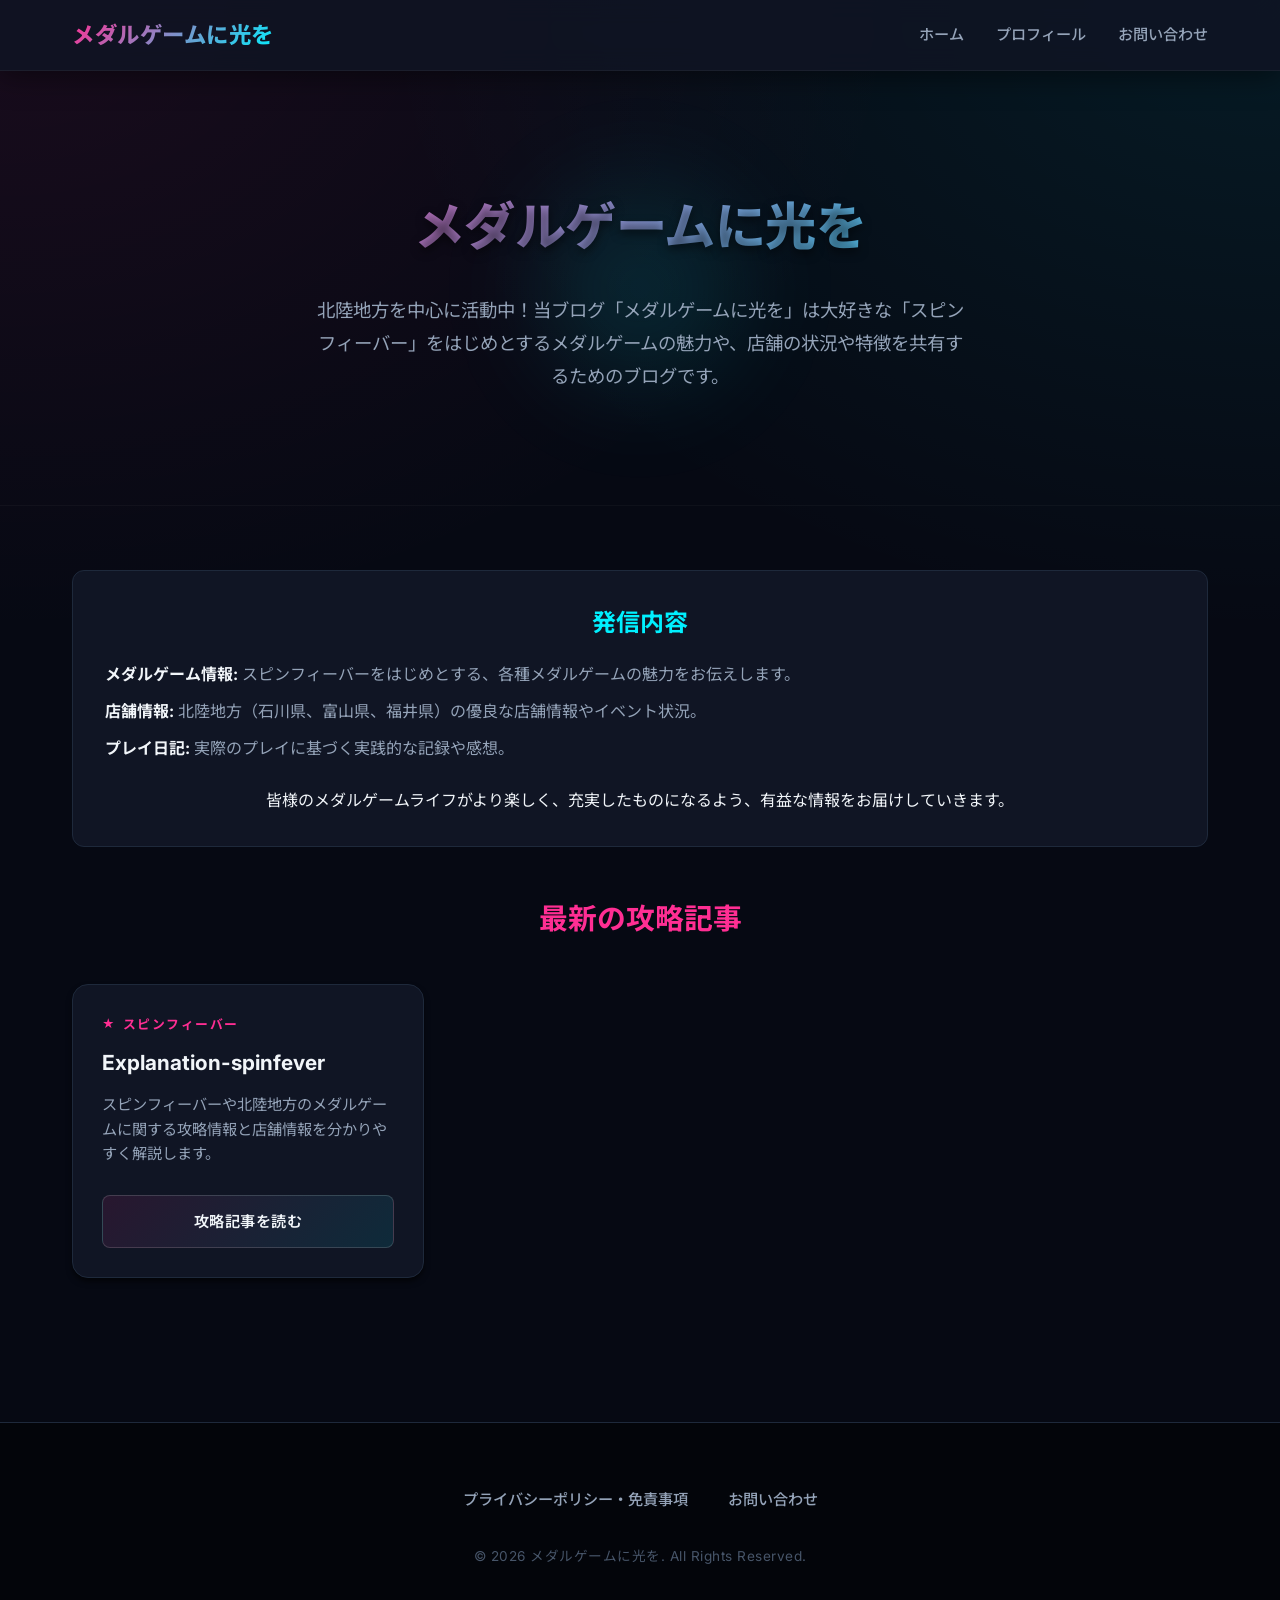
<file: index.html>
<!DOCTYPE html>
<html lang="ja">
<head>
    <meta charset="UTF-8">
    <meta name="viewport" content="width=device-width, initial-scale=1.0">
    <title>ホーム | メダルゲームに光を</title>
    <meta name="description" content="北陸地方を中心に活動するスピンフィーバー大好き管理人が、無駄な投資を避け、効率的にメダルゲームを楽しむための攻略法や店舗情報をお届けします。">
    <link rel="stylesheet" href="assets/css/style.css">
</head>
<body>
    <header>
        <div class="nav-container">
            <a href="index.html" class="logo">
                <span class="neon">メダルゲームに光を</span>
            </a>
            <ul class="nav-links">
                <li><a href="index.html">ホーム</a></li>
                <li><a href="about.html">プロフィール</a></li>
                <li><a href="contact.html">お問い合わせ</a></li>
            </ul>
        </div>
    </header>

    <section class="hero">
        <h1>メダルゲームに光を</h1>
        <p>北陸地方を中心に活動中！当ブログ「メダルゲームに光を」は大好きな「スピンフィーバー」をはじめとするメダルゲームの魅力や、店舗の状況や特徴を共有するためのブログです。</p>
    </section>
    <main class="container">
        <section class="intro-section" style="margin-bottom: 3rem; background: var(--surface-color); padding: 2rem; border-radius: 12px; border: 1px solid var(--border-color);">
            <h2 style="color: var(--accent-blue); margin-bottom: 1rem; font-size: 1.5rem; text-align: center;">発信内容</h2>
            <ul style="list-style-type: none; padding: 0; color: var(--text-secondary); line-height: 1.8;">
                <li style="margin-bottom: 0.5rem;"><strong style="color: var(--text-primary);">メダルゲーム情報:</strong> スピンフィーバーをはじめとする、各種メダルゲームの魅力をお伝えします。</li>
                <li style="margin-bottom: 0.5rem;"><strong style="color: var(--text-primary);">店舗情報:</strong> 北陸地方（石川県、富山県、福井県）の優良な店舗情報やイベント状況。</li>
                <li><strong style="color: var(--text-primary);">プレイ日記:</strong> 実際のプレイに基づく実践的な記録や感想。</li>
            </ul>
            <p style="margin-top: 1.5rem; color: var(--text-primary); text-align: center;">皆様のメダルゲームライフがより楽しく、充実したものになるよう、有益な情報をお届けしていきます。</p>
        </section>

        <h2 style="margin-bottom: 2.5rem; color: var(--accent-red); font-size: 1.8rem; text-align: center;">最新の攻略記事</h2>
        <div class="grid">

            <div class="card">
                <div class="card-content">
                    <div class="card-category">スピンフィーバー</div>
                    <h2>Explanation-spinfever</h2>
                    <p>スピンフィーバーや北陸地方のメダルゲームに関する攻略情報と店舗情報を分かりやすく解説します。</p>
                    <a href="Explanation-spinfever.html" class="btn">攻略記事を読む</a>
                </div>
            </div>
        
        </div>
    </main>
    <footer>
        <div class="footer-links">
            <a href="privacy.html">プライバシーポリシー・免責事項</a>
            <a href="contact.html">お問い合わせ</a>
        </div>
        <p class="copyright">&copy; 2026 メダルゲームに光を. All Rights Reserved.</p>
    </footer>
</body>
</html>
</file>
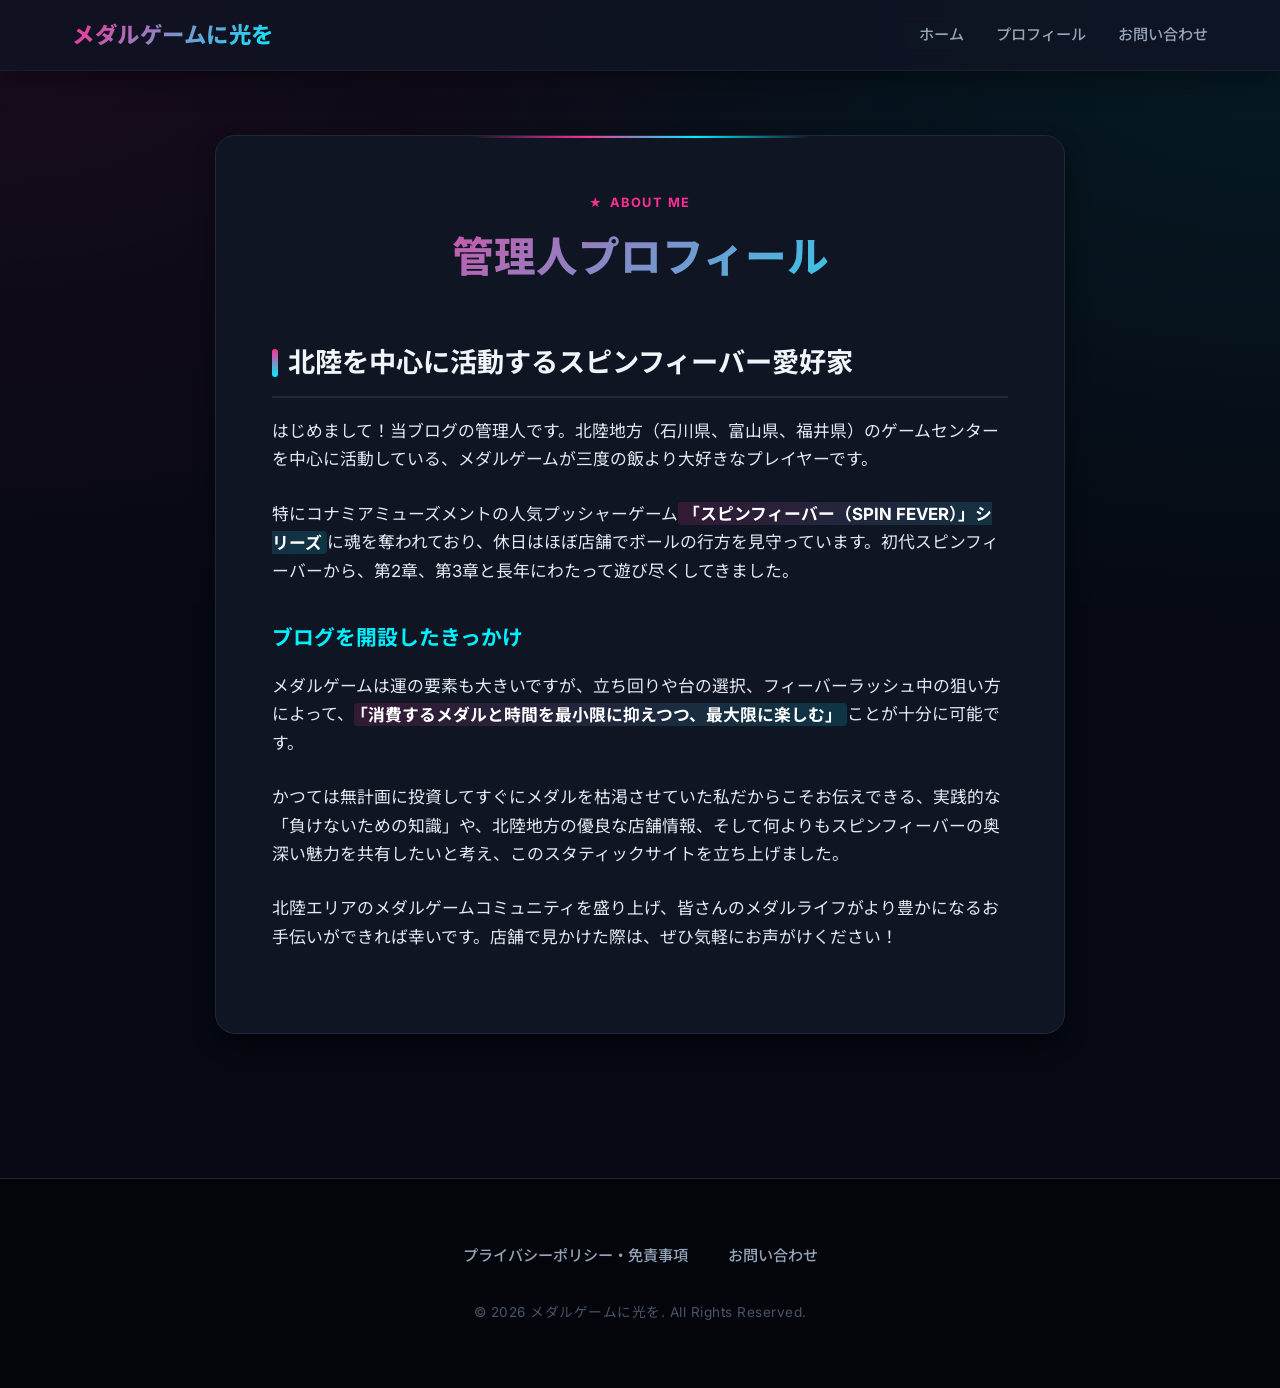
<file: about.html>
<!DOCTYPE html>
<html lang="ja">
<head>
    <meta charset="UTF-8">
    <meta name="viewport" content="width=device-width, initial-scale=1.0">
    <title>プロフィール | メダルゲームに光を</title>
    <meta name="description" content="北陸地方を中心に活動するスピンフィーバー大好き管理人が、無駄な投資を避け、効率的にメダルゲームを楽しむための攻略法や店舗情報をお届けします。">
    <link rel="stylesheet" href="assets/css/style.css">
</head>
<body>
    <header>
        <div class="nav-container">
            <a href="index.html" class="logo">
                <span class="neon">メダルゲームに光を</span>
            </a>
            <ul class="nav-links">
                <li><a href="index.html">ホーム</a></li>
                <li><a href="about.html">プロフィール</a></li>
                <li><a href="contact.html">お問い合わせ</a></li>
            </ul>
        </div>
    </header>

    <main class="container">
        <article class="article-content">
            <div class="article-header">
                <span class="card-category" style="justify-content: center; margin-bottom: 1rem;">ABOUT ME</span>
                <h1>管理人プロフィール</h1>
            </div>
            <h2>北陸を中心に活動するスピンフィーバー愛好家</h2>
            <p>はじめまして！当ブログの管理人です。北陸地方（石川県、富山県、福井県）のゲームセンターを中心に活動している、メダルゲームが三度の飯より大好きなプレイヤーです。</p>
            <p>特にコナミアミューズメントの人気プッシャーゲーム<strong>「スピンフィーバー（SPIN FEVER）」シリーズ</strong>に魂を奪われており、休日はほぼ店舗でボールの行方を見守っています。初代スピンフィーバーから、第2章、第3章と長年にわたって遊び尽くしてきました。</p>
            <h3>ブログを開設したきっかけ</h3>
            <p>メダルゲームは運の要素も大きいですが、立ち回りや台の選択、フィーバーラッシュ中の狙い方によって、<strong>「消費するメダルと時間を最小限に抑えつつ、最大限に楽しむ」</strong>ことが十分に可能です。</p>
            <p>かつては無計画に投資してすぐにメダルを枯渇させていた私だからこそお伝えできる、実践的な「負けないための知識」や、北陸地方の優良な店舗情報、そして何よりもスピンフィーバーの奥深い魅力を共有したいと考え、このスタティックサイトを立ち上げました。</p>
            <p>北陸エリアのメダルゲームコミュニティを盛り上げ、皆さんのメダルライフがより豊かになるお手伝いができれば幸いです。店舗で見かけた際は、ぜひ気軽にお声がけください！</p>
        </article>
    </main>
    
    <footer>
        <div class="footer-links">
            <a href="privacy.html">プライバシーポリシー・免責事項</a>
            <a href="contact.html">お問い合わせ</a>
        </div>
        <p class="copyright">&copy; 2026 メダルゲームに光を. All Rights Reserved.</p>
    </footer>
</body>
</html>
</file>
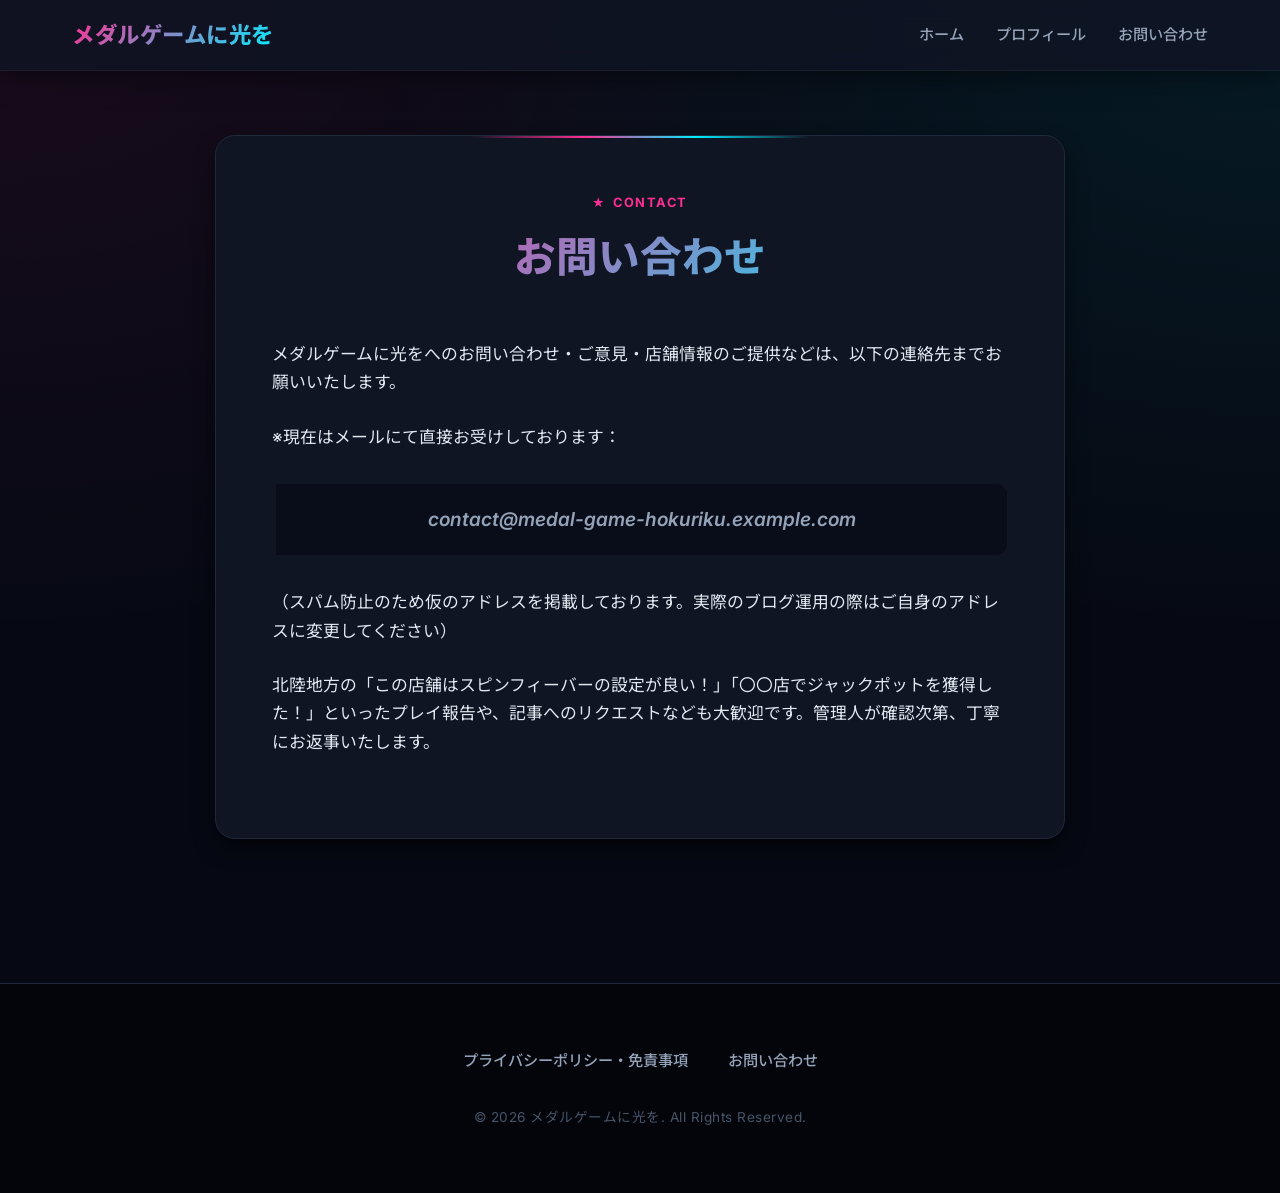
<file: contact.html>
<!DOCTYPE html>
<html lang="ja">
<head>
    <meta charset="UTF-8">
    <meta name="viewport" content="width=device-width, initial-scale=1.0">
    <title>お問い合わせ | メダルゲームに光を</title>
    <meta name="description" content="北陸地方を中心に活動するスピンフィーバー大好き管理人が、無駄な投資を避け、効率的にメダルゲームを楽しむための攻略法や店舗情報をお届けします。">
    <link rel="stylesheet" href="assets/css/style.css">
</head>
<body>
    <header>
        <div class="nav-container">
            <a href="index.html" class="logo">
                <span class="neon">メダルゲームに光を</span>
            </a>
            <ul class="nav-links">
                <li><a href="index.html">ホーム</a></li>
                <li><a href="about.html">プロフィール</a></li>
                <li><a href="contact.html">お問い合わせ</a></li>
            </ul>
        </div>
    </header>

    <main class="container">
        <article class="article-content">
            <div class="article-header">
                <span class="card-category" style="justify-content: center; margin-bottom: 1rem;">CONTACT</span>
                <h1>お問い合わせ</h1>
            </div>
            <p>メダルゲームに光をへのお問い合わせ・ご意見・店舗情報のご提供などは、以下の連絡先までお願いいたします。</p>
            <p>※現在はメールにて直接お受けしております：</p>
            <blockquote style="text-align: center; font-size: 1.2rem; font-weight: 600;">
                contact@medal-game-hokuriku.example.com
            </blockquote>
            <p>（スパム防止のため仮のアドレスを掲載しております。実際のブログ運用の際はご自身のアドレスに変更してください）</p>
            <p>北陸地方の「この店舗はスピンフィーバーの設定が良い！」「〇〇店でジャックポットを獲得した！」といったプレイ報告や、記事へのリクエストなども大歓迎です。管理人が確認次第、丁寧にお返事いたします。</p>
        </article>
    </main>
    
    <footer>
        <div class="footer-links">
            <a href="privacy.html">プライバシーポリシー・免責事項</a>
            <a href="contact.html">お問い合わせ</a>
        </div>
        <p class="copyright">&copy; 2026 メダルゲームに光を. All Rights Reserved.</p>
    </footer>
</body>
</html>
</file>
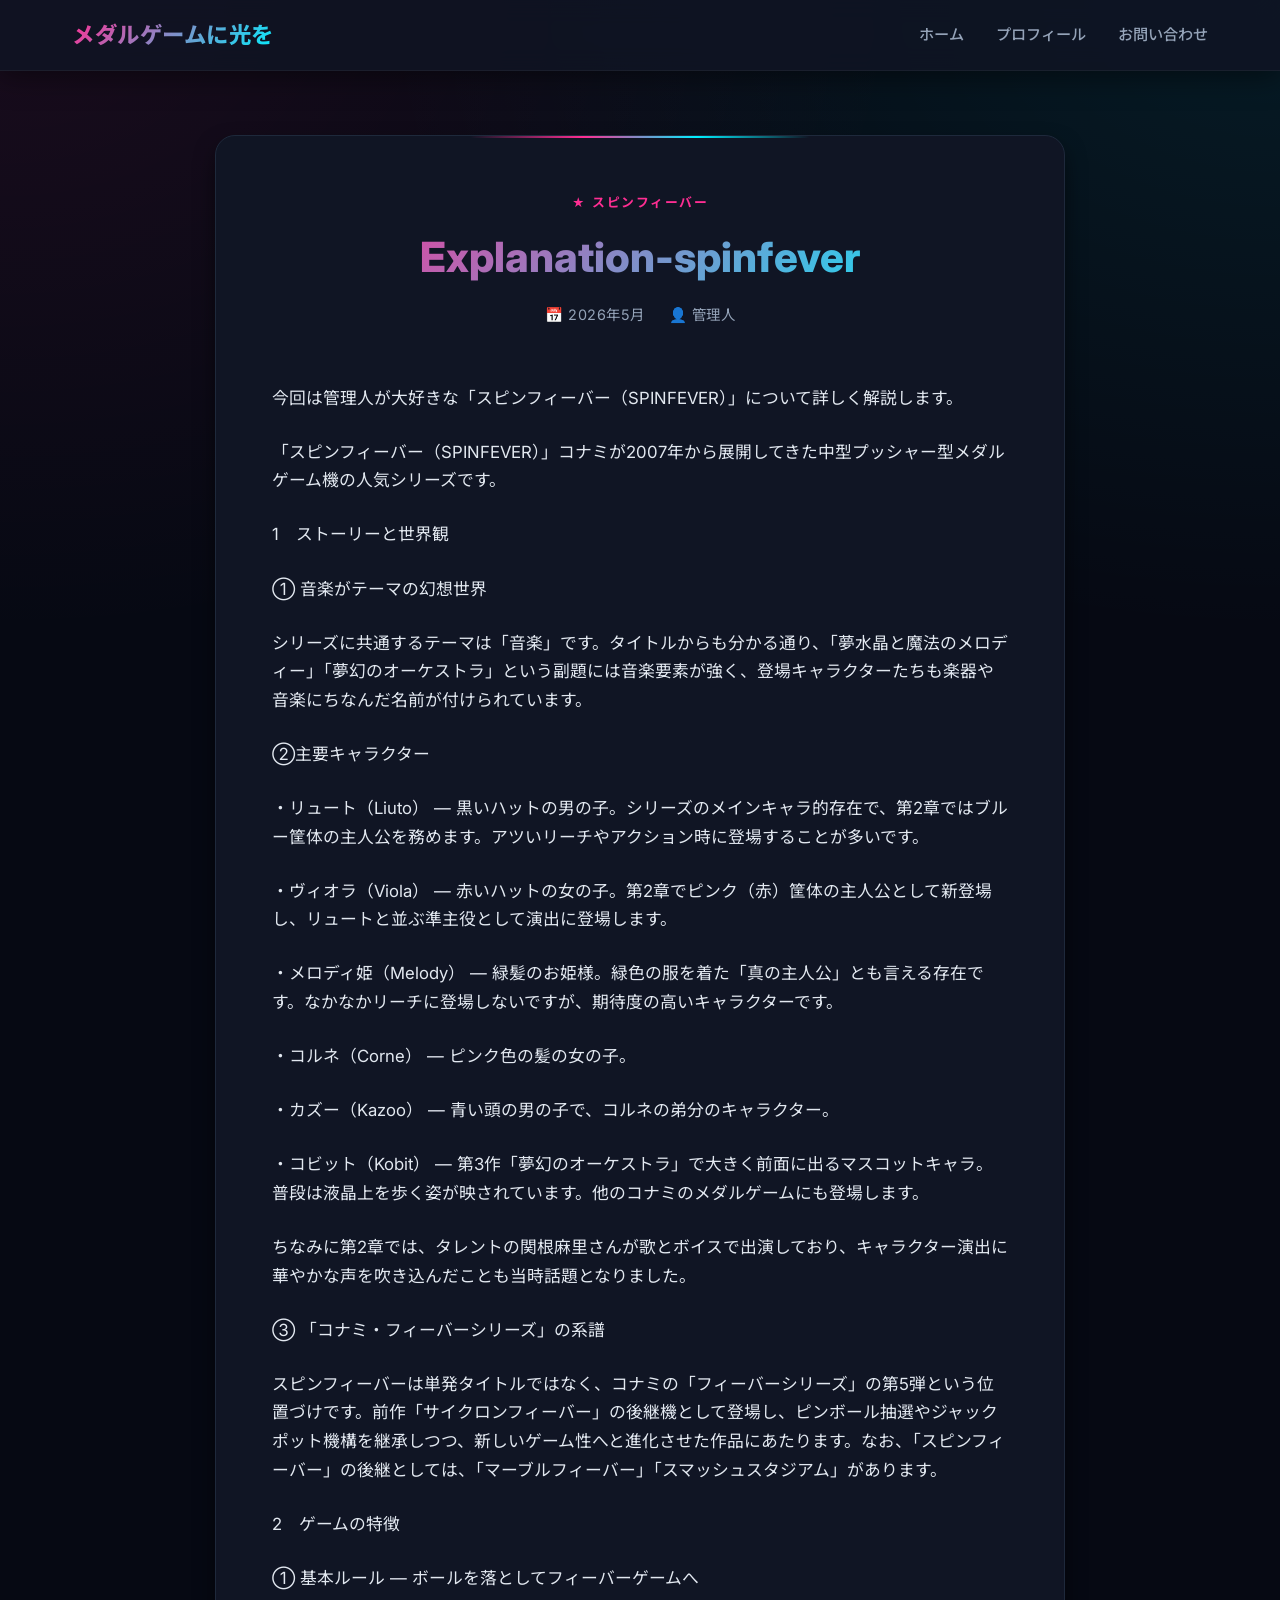
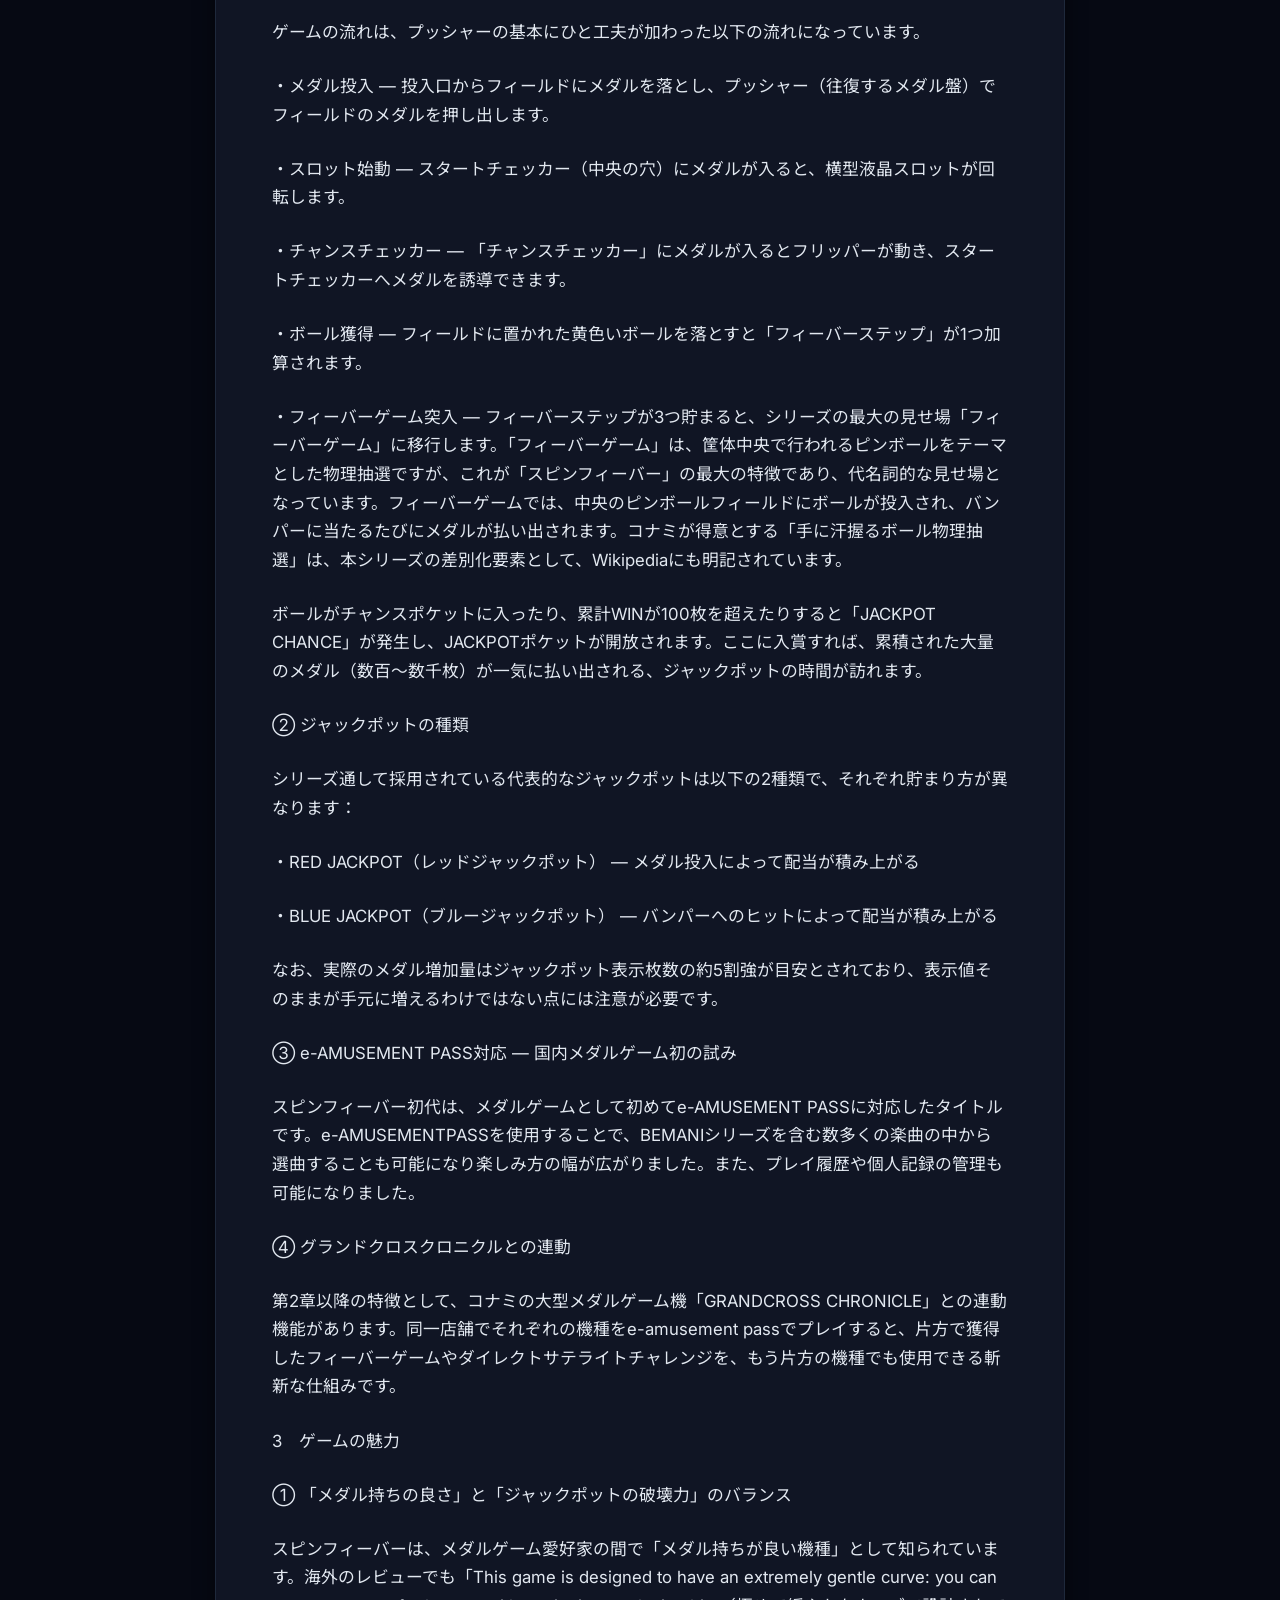
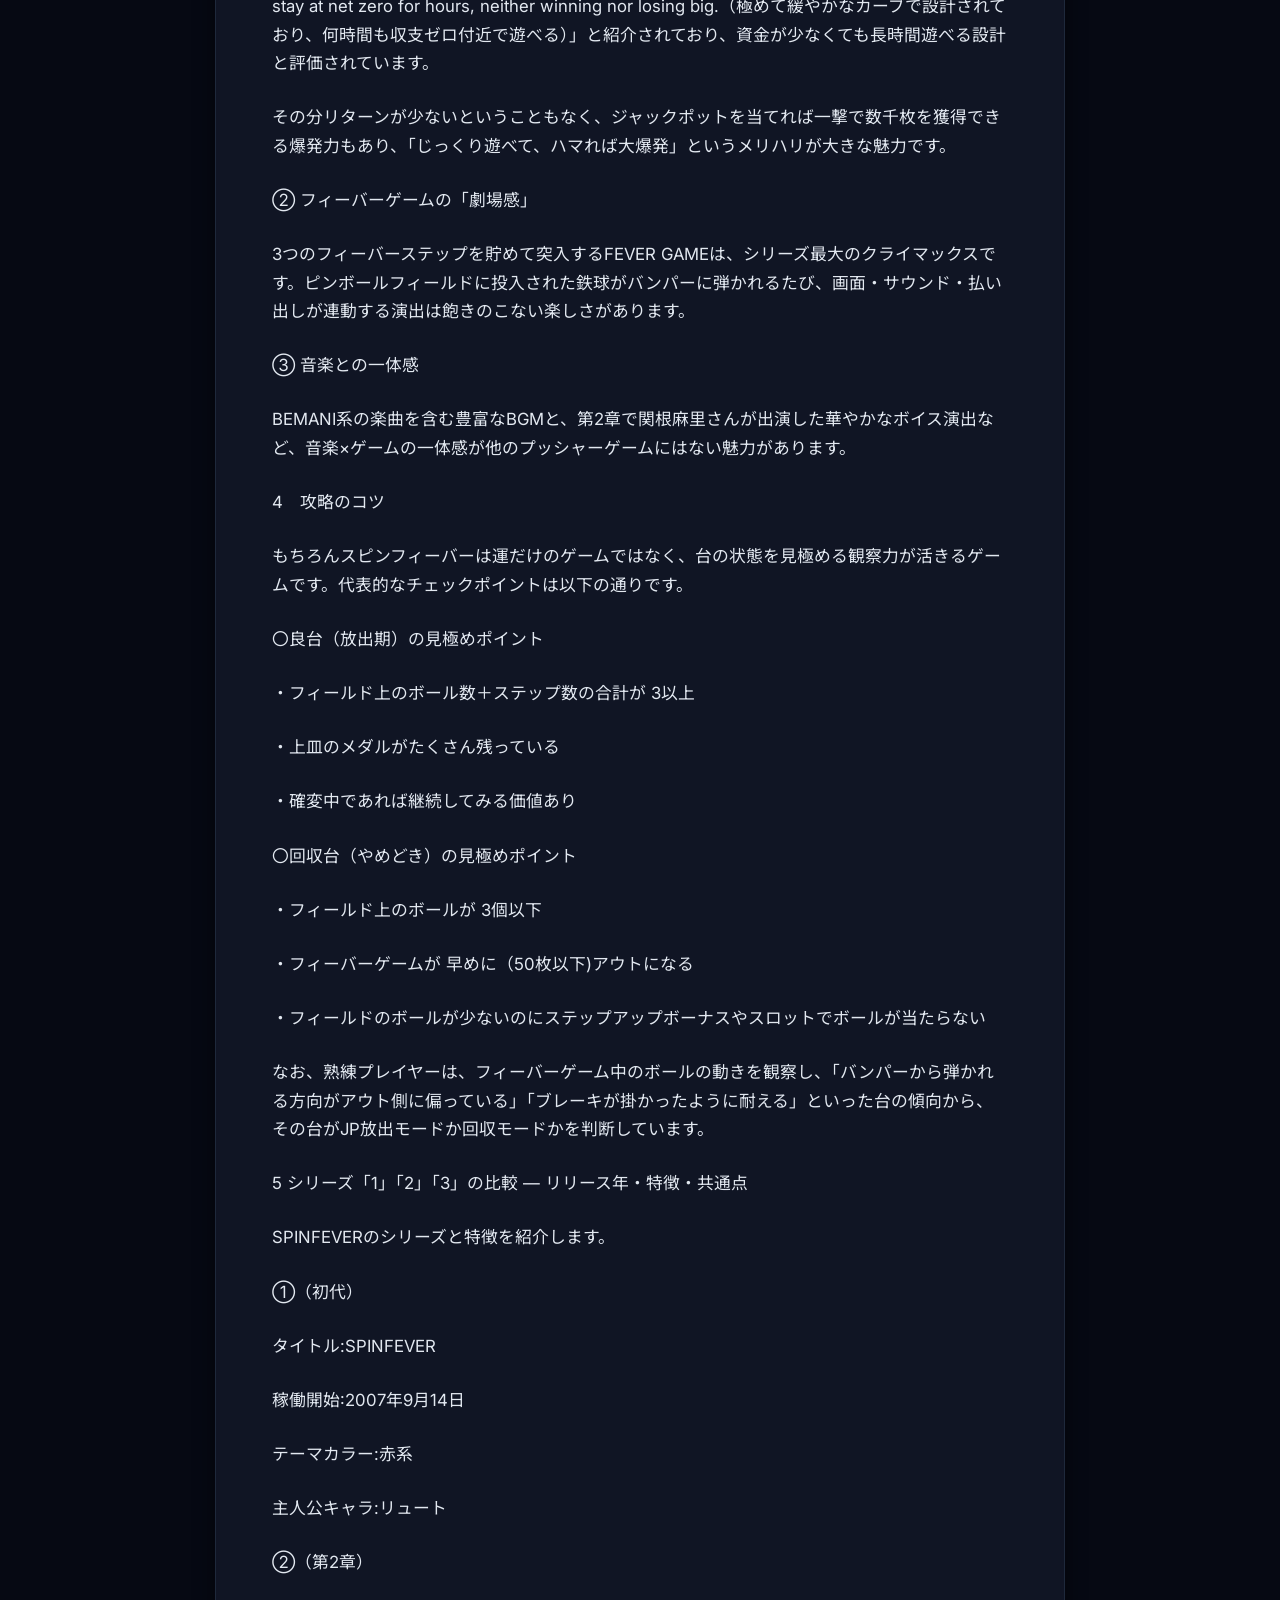
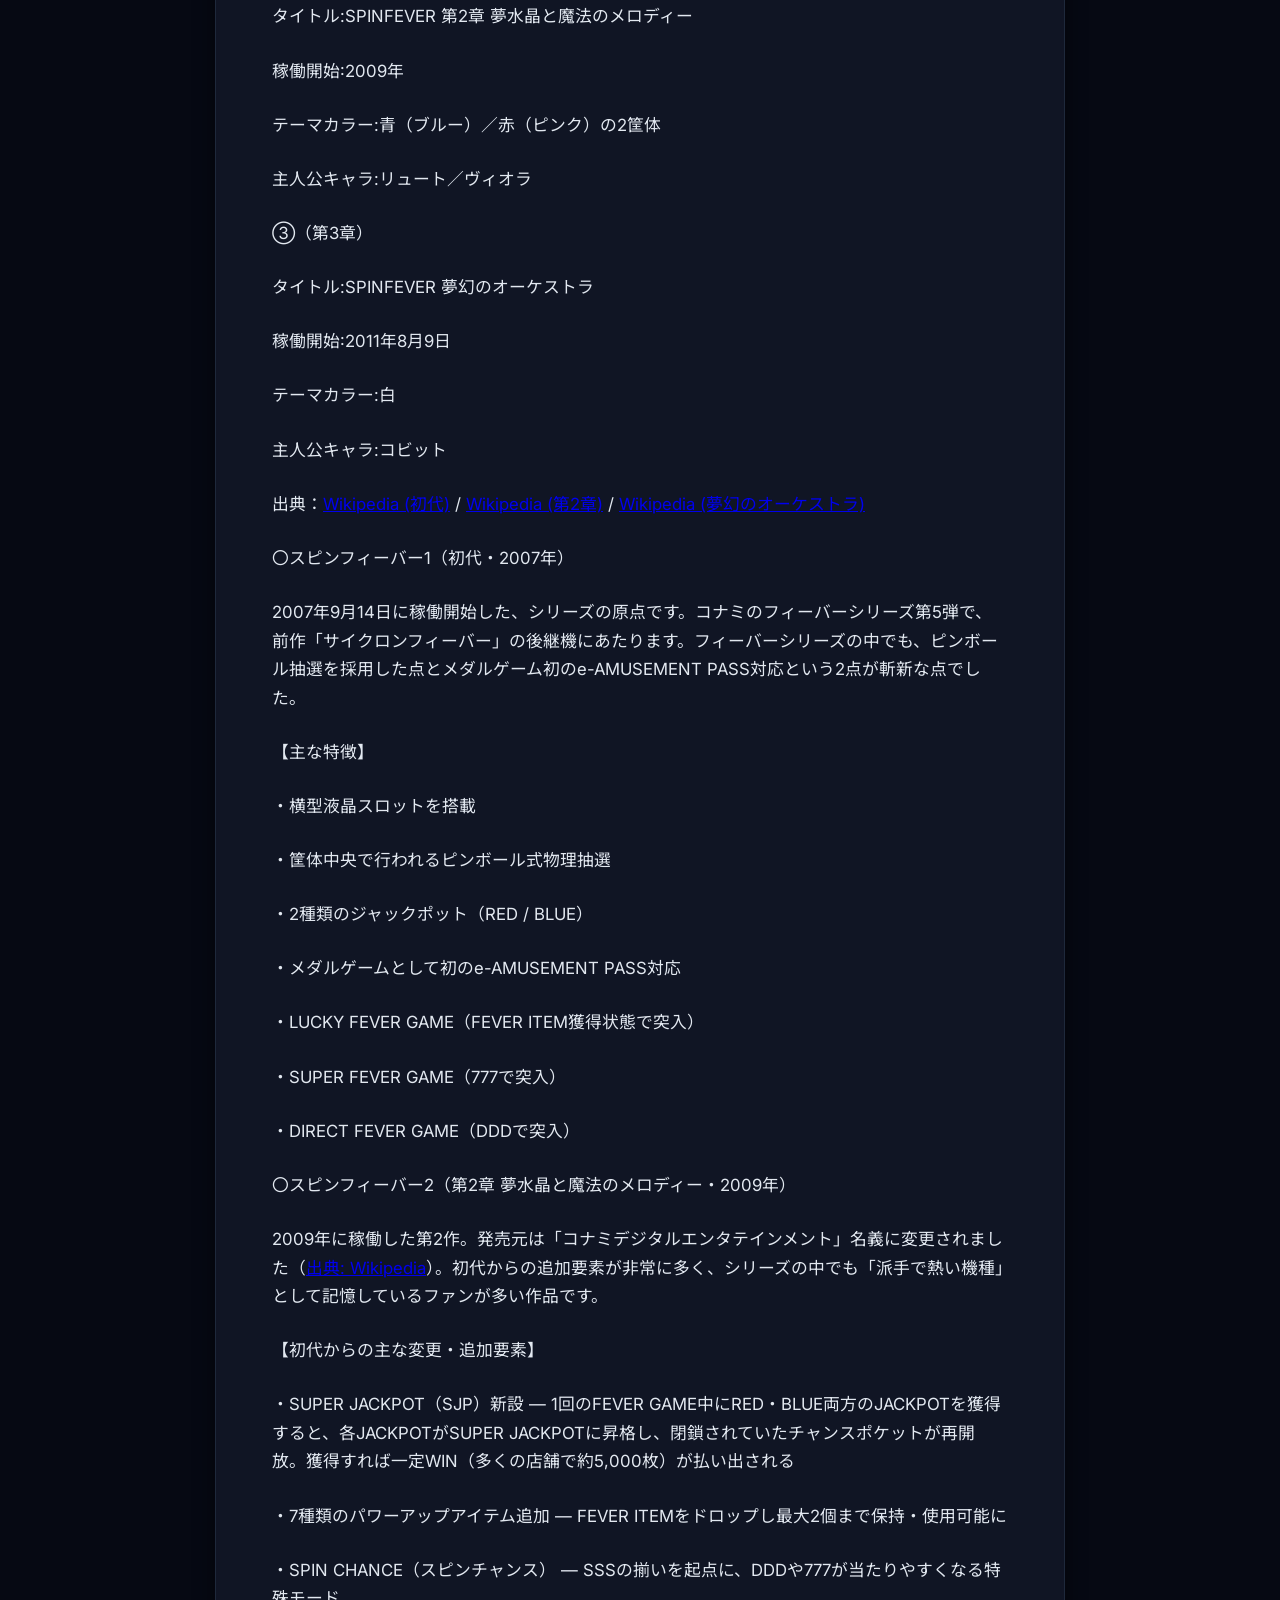
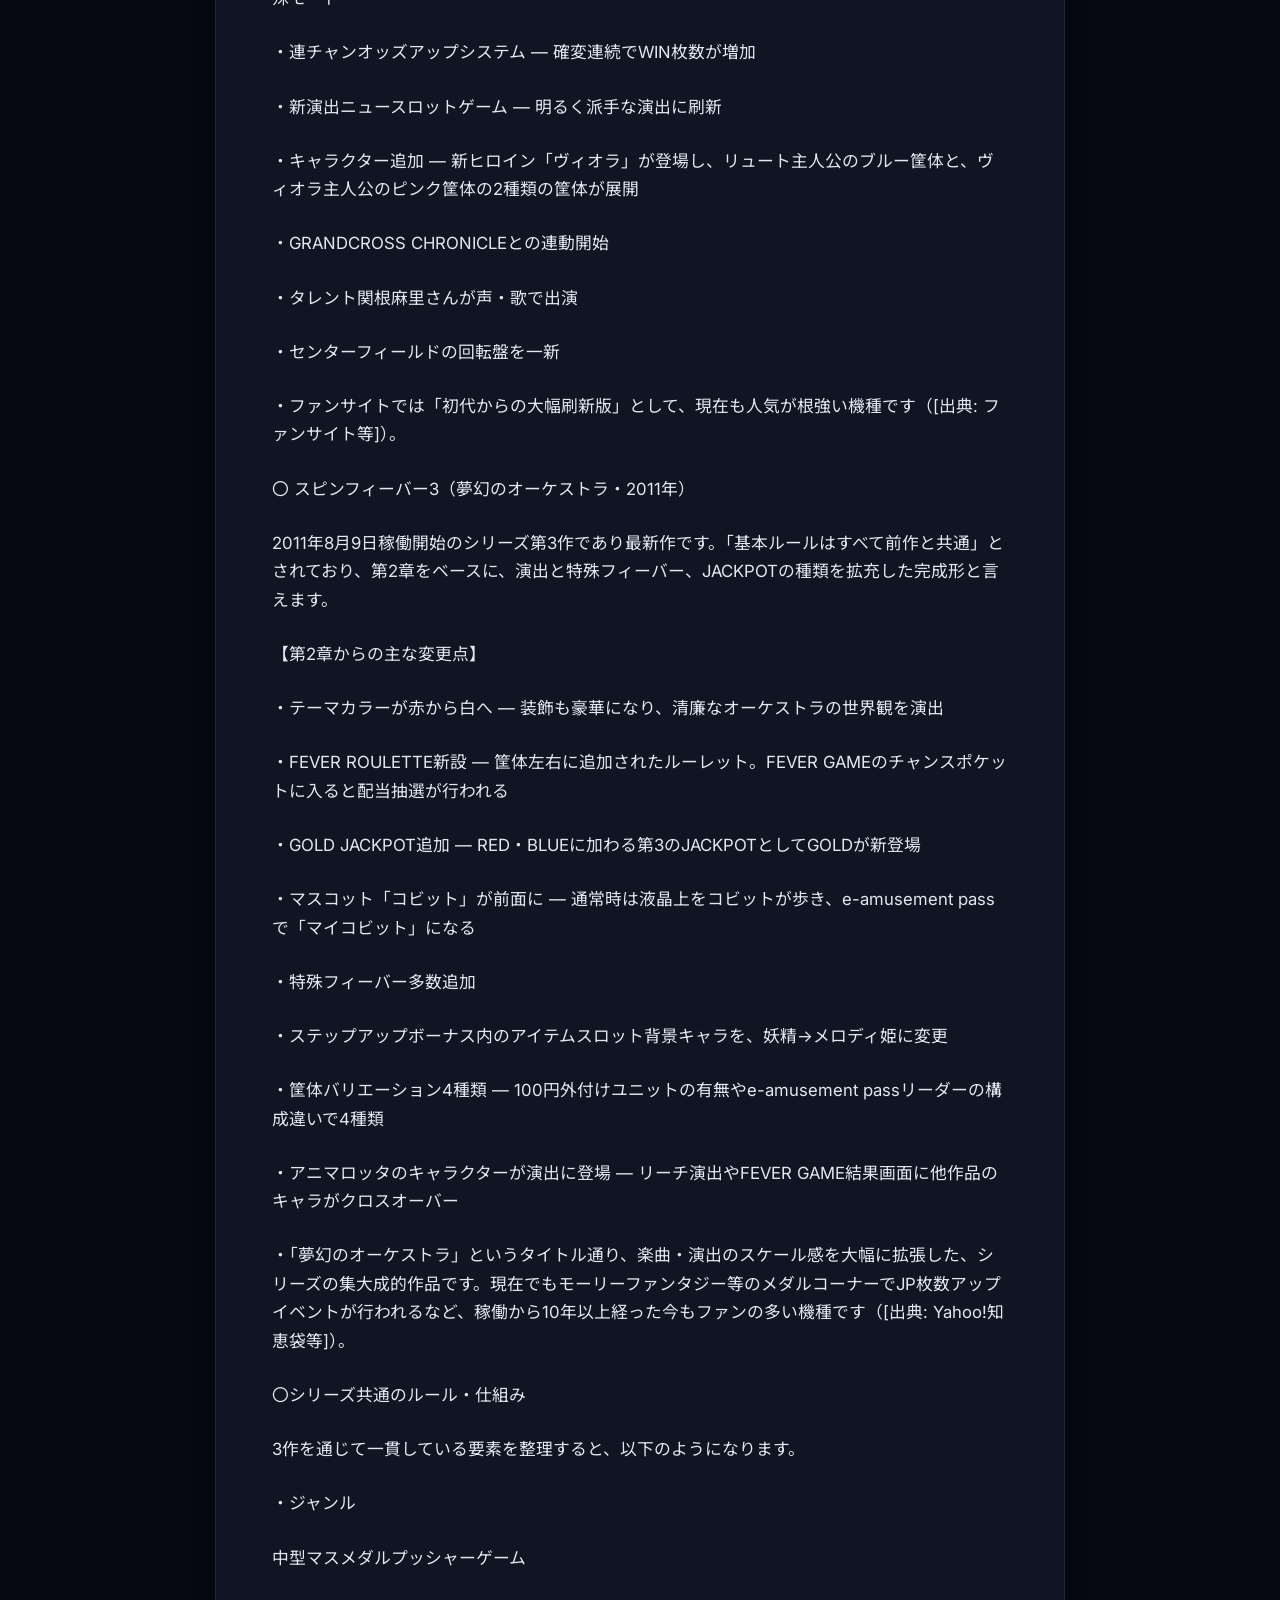
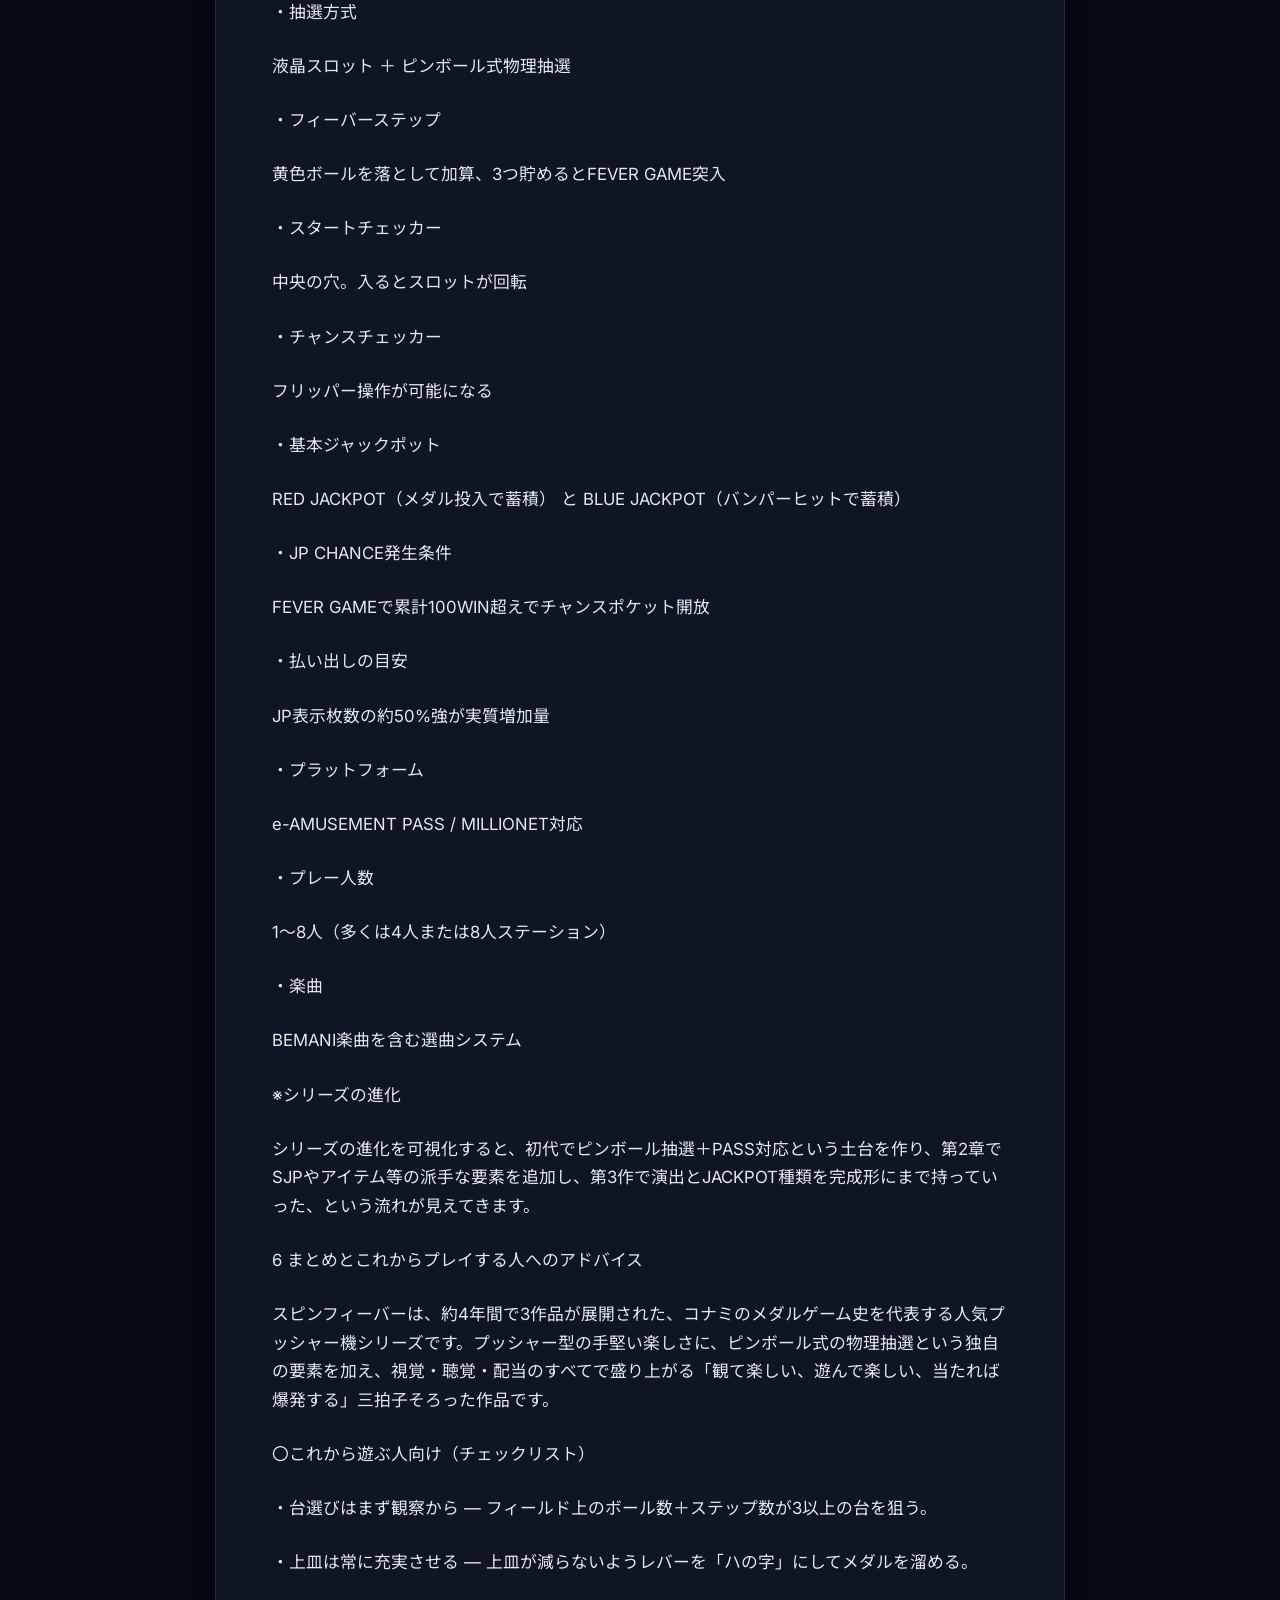
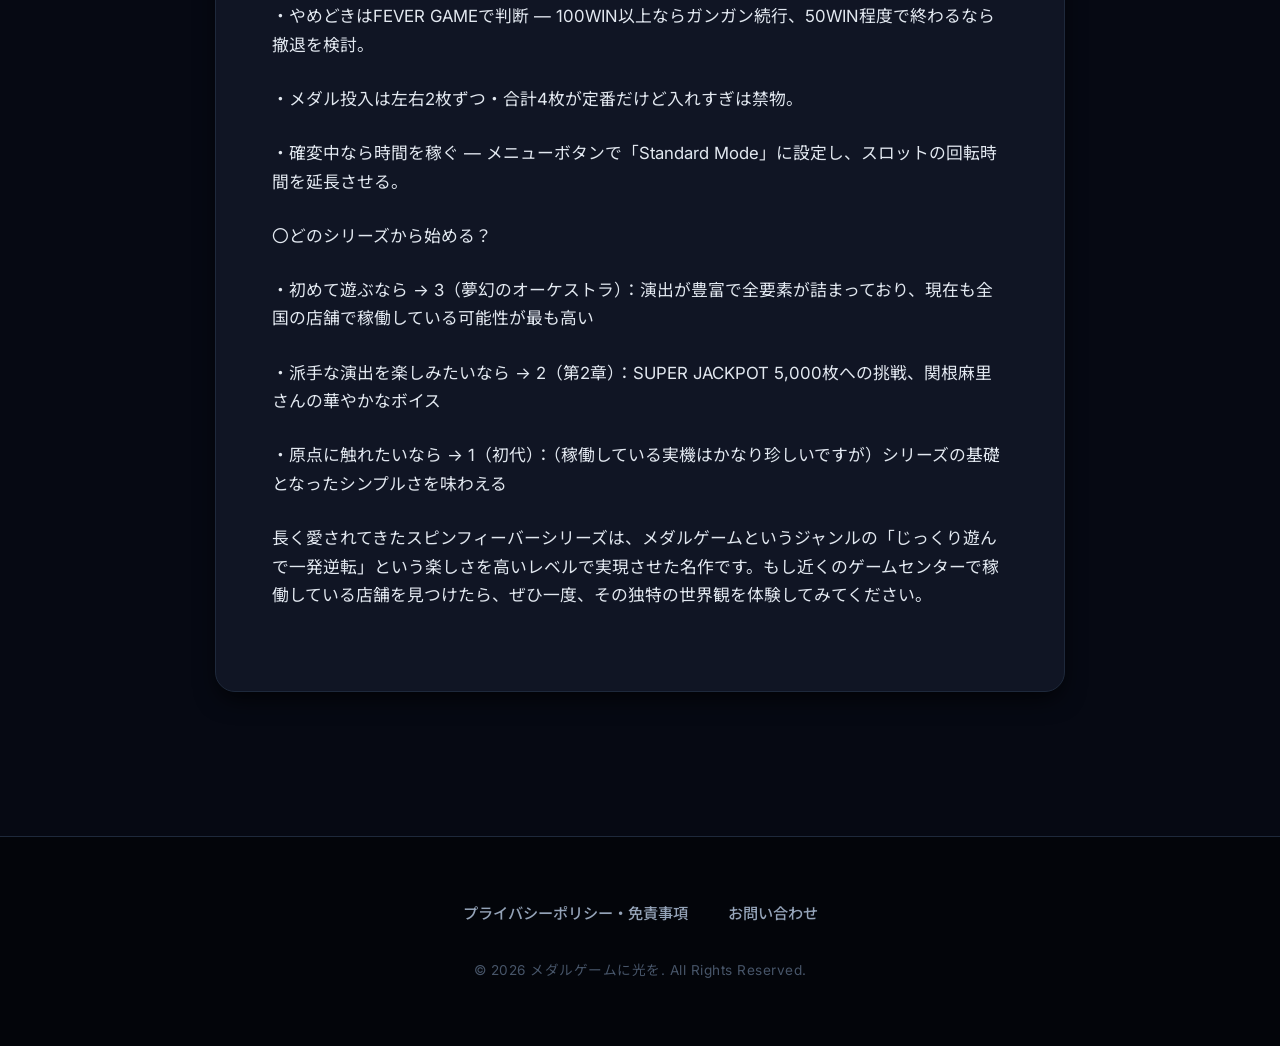
<file: Explanation-spinfever.html>
<!DOCTYPE html>
<html lang="ja">
<head>
    <meta charset="UTF-8">
    <meta name="viewport" content="width=device-width, initial-scale=1.0">
    <title>Explanation-spinfever | メダルゲームに光を</title>
    <meta name="description" content="北陸地方を中心に活動するスピンフィーバー大好き管理人が、無駄な投資を避け、効率的にメダルゲームを楽しむための攻略法や店舗情報をお届けします。">
    <link rel="stylesheet" href="assets/css/style.css">
</head>
<body>
    <header>
        <div class="nav-container">
            <a href="index.html" class="logo">
                <span class="neon">メダルゲームに光を</span>
            </a>
            <ul class="nav-links">
                <li><a href="index.html">ホーム</a></li>
                <li><a href="about.html">プロフィール</a></li>
                <li><a href="contact.html">お問い合わせ</a></li>
            </ul>
        </div>
    </header>


        <main class="container">
            <article class="article-content">
                <div class="article-header">
                    <span class="card-category" style="justify-content: center; margin-bottom: 1rem;">スピンフィーバー</span>
                    <h1>Explanation-spinfever</h1>
                    <div class="article-meta">
                        <span>📅 2026年5月</span>
                        <span>👤 管理人</span>
                    </div>
                </div>
        
<p>今回は管理人が大好きな「スピンフィーバー（SPINFEVER）」について詳しく解説します。</p>
<p>「スピンフィーバー（SPINFEVER）」コナミが2007年から展開してきた中型プッシャー型メダルゲーム機の人気シリーズです。</p>
<p>1　ストーリーと世界観</p>
<p>① 音楽がテーマの幻想世界</p>
<p>シリーズに共通するテーマは「音楽」です。タイトルからも分かる通り、「夢水晶と魔法のメロディー」「夢幻のオーケストラ」という副題には音楽要素が強く、登場キャラクターたちも楽器や音楽にちなんだ名前が付けられています。</p>
<p>②主要キャラクター</p>
<p>・リュート（Liuto） — 黒いハットの男の子。シリーズのメインキャラ的存在で、第2章ではブルー筐体の主人公を務めます。アツいリーチやアクション時に登場することが多いです。</p>
<p>・ヴィオラ（Viola） — 赤いハットの女の子。第2章でピンク（赤）筐体の主人公として新登場し、リュートと並ぶ準主役として演出に登場します。</p>
<p>・メロディ姫（Melody） — 緑髪のお姫様。緑色の服を着た「真の主人公」とも言える存在です。なかなかリーチに登場しないですが、期待度の高いキャラクターです。</p>
<p>・コルネ（Corne） — ピンク色の髪の女の子。</p>
<p>・カズー（Kazoo） — 青い頭の男の子で、コルネの弟分のキャラクター。</p>
<p>・コビット（Kobit） — 第3作「夢幻のオーケストラ」で大きく前面に出るマスコットキャラ。普段は液晶上を歩く姿が映されています。他のコナミのメダルゲームにも登場します。</p>
<p>ちなみに第2章では、タレントの関根麻里さんが歌とボイスで出演しており、キャラクター演出に華やかな声を吹き込んだことも当時話題となりました。</p>
<p>③ 「コナミ・フィーバーシリーズ」の系譜</p>
<p>スピンフィーバーは単発タイトルではなく、コナミの「フィーバーシリーズ」の第5弾という位置づけです。前作「サイクロンフィーバー」の後継機として登場し、ピンボール抽選やジャックポット機構を継承しつつ、新しいゲーム性へと進化させた作品にあたります。なお、「スピンフィーバー」の後継としては、「マーブルフィーバー」「スマッシュスタジアム」があります。</p>
<p>2　ゲームの特徴</p>
<p>① 基本ルール — ボールを落としてフィーバーゲームへ</p>
<p>ゲームの流れは、プッシャーの基本にひと工夫が加わった以下の流れになっています。</p>
<p>・メダル投入 — 投入口からフィールドにメダルを落とし、プッシャー（往復するメダル盤）でフィールドのメダルを押し出します。</p>
<p>・スロット始動 — スタートチェッカー（中央の穴）にメダルが入ると、横型液晶スロットが回転します。</p>
<p>・チャンスチェッカー — 「チャンスチェッカー」にメダルが入るとフリッパーが動き、スタートチェッカーへメダルを誘導できます。</p>
<p>・ボール獲得 — フィールドに置かれた黄色いボールを落とすと「フィーバーステップ」が1つ加算されます。</p>
<p>・フィーバーゲーム突入 — フィーバーステップが3つ貯まると、シリーズの最大の見せ場「フィーバーゲーム」に移行します。「フィーバーゲーム」は、筐体中央で行われるピンボールをテーマとした物理抽選ですが、これが「スピンフィーバー」の最大の特徴であり、代名詞的な見せ場となっています。フィーバーゲームでは、中央のピンボールフィールドにボールが投入され、バンパーに当たるたびにメダルが払い出されます。コナミが得意とする「手に汗握るボール物理抽選」は、本シリーズの差別化要素として、Wikipediaにも明記されています。</p>
<p>ボールがチャンスポケットに入ったり、累計WINが100枚を超えたりすると「JACKPOT CHANCE」が発生し、JACKPOTポケットが開放されます。ここに入賞すれば、累積された大量のメダル（数百〜数千枚）が一気に払い出される、ジャックポットの時間が訪れます。</p>
<p>② ジャックポットの種類</p>
<p>シリーズ通して採用されている代表的なジャックポットは以下の2種類で、それぞれ貯まり方が異なります：</p>
<p>・RED JACKPOT（レッドジャックポット） — メダル投入によって配当が積み上がる</p>
<p>・BLUE JACKPOT（ブルージャックポット） — バンパーへのヒットによって配当が積み上がる</p>
<p>なお、実際のメダル増加量はジャックポット表示枚数の約5割強が目安とされており、表示値そのままが手元に増えるわけではない点には注意が必要です。</p>
<p>③ e-AMUSEMENT PASS対応 — 国内メダルゲーム初の試み</p>
<p>スピンフィーバー初代は、メダルゲームとして初めてe-AMUSEMENT PASSに対応したタイトルです。e-AMUSEMENTPASSを使用することで、BEMANIシリーズを含む数多くの楽曲の中から選曲することも可能になり楽しみ方の幅が広がりました。また、プレイ履歴や個人記録の管理も可能になりました。</p>
<p>④ グランドクロスクロニクルとの連動</p>
<p>第2章以降の特徴として、コナミの大型メダルゲーム機「GRANDCROSS CHRONICLE」との連動機能があります。同一店舗でそれぞれの機種をe-amusement passでプレイすると、片方で獲得したフィーバーゲームやダイレクトサテライトチャレンジを、もう片方の機種でも使用できる斬新な仕組みです。</p>
<p>3　ゲームの魅力</p>
<p>① 「メダル持ちの良さ」と「ジャックポットの破壊力」のバランス</p>
<p>スピンフィーバーは、メダルゲーム愛好家の間で「メダル持ちが良い機種」として知られています。海外のレビューでも「This game is designed to have an extremely gentle curve: you can stay at net zero for hours, neither winning nor losing big.（極めて緩やかなカーブで設計されており、何時間も収支ゼロ付近で遊べる）」と紹介されており、資金が少なくても長時間遊べる設計と評価されています。</p>
<p>その分リターンが少ないということもなく、ジャックポットを当てれば一撃で数千枚を獲得できる爆発力もあり、「じっくり遊べて、ハマれば大爆発」というメリハリが大きな魅力です。</p>
<p>② フィーバーゲームの「劇場感」</p>
<p>3つのフィーバーステップを貯めて突入するFEVER GAMEは、シリーズ最大のクライマックスです。ピンボールフィールドに投入された鉄球がバンパーに弾かれるたび、画面・サウンド・払い出しが連動する演出は飽きのこない楽しさがあります。</p>
<p>③ 音楽との一体感</p>
<p>BEMANI系の楽曲を含む豊富なBGMと、第2章で関根麻里さんが出演した華やかなボイス演出など、音楽×ゲームの一体感が他のプッシャーゲームにはない魅力があります。</p>
<p>4　攻略のコツ</p>
<p>もちろんスピンフィーバーは運だけのゲームではなく、台の状態を見極める観察力が活きるゲームです。代表的なチェックポイントは以下の通りです。</p>
<p>〇良台（放出期）の見極めポイント</p>
<p>・フィールド上のボール数＋ステップ数の合計が 3以上</p>
<p>・上皿のメダルがたくさん残っている</p>
<p>・確変中であれば継続してみる価値あり</p>
<p>〇回収台（やめどき）の見極めポイント</p>
<p>・フィールド上のボールが 3個以下</p>
<p>・フィーバーゲームが 早めに（50枚以下)アウトになる</p>
<p>・フィールドのボールが少ないのにステップアップボーナスやスロットでボールが当たらない</p>
<p>なお、熟練プレイヤーは、フィーバーゲーム中のボールの動きを観察し、「バンパーから弾かれる方向がアウト側に偏っている」「ブレーキが掛かったように耐える」といった台の傾向から、その台がJP放出モードか回収モードかを判断しています。</p>
<p>5 シリーズ「1」「2」「3」の比較 — リリース年・特徴・共通点</p>
<p>&#x20;SPINFEVERのシリーズと特徴を紹介します。</p>
<p>①（初代）</p>
<p>タイトル:SPINFEVER</p>
<p>稼働開始:2007年9月14日</p>
<p>テーマカラー:赤系</p>
<p>主人公キャラ:リュート</p>
<p>②（第2章）</p>
<p>タイトル:SPINFEVER 第2章 夢水晶と魔法のメロディー</p>
<p>稼働開始:2009年</p>
<p>テーマカラー:青（ブルー）／赤（ピンク）の2筐体</p>
<p>主人公キャラ:リュート／ヴィオラ</p>
<p>③（第3章）</p>
<p>タイトル:SPINFEVER 夢幻のオーケストラ</p>
<p>稼働開始:2011年8月9日</p>
<p>テーマカラー:白</p>
<p>主人公キャラ:コビット</p>
<p>出典：<a href="https://ja.wikipedia.org/wiki/SPIN_FEVER">Wikipedia (初代)</a> / <a href="https://ja.wikipedia.org/wiki/SPIN_FEVER_%E7%AC%AC2%E7%AB%A0_%E5%A4%A2%E6%B0%B4%E6%99%B6%E3%81%A8%E9%AD%94%E6%B3%95%E3%81%AE%E3%83%A1%E3%83%AD%E3%83%87%E3%82%A3%E3%83%BC">Wikipedia (第2章)</a> / <a href="https://ja.wikipedia.org/wiki/SPIN_FEVER_%E5%A4%A2%E5%B9%BB%E3%81%AE%E3%82%AA%E3%83%BC%E3%82%B1%E3%82%B9%E3%83%88%E3%83%A9">Wikipedia (夢幻のオーケストラ)</a></p>
<p>〇スピンフィーバー1（初代・2007年）</p>
<p>2007年9月14日に稼働開始した、シリーズの原点です。コナミのフィーバーシリーズ第5弾で、前作「サイクロンフィーバー」の後継機にあたります。フィーバーシリーズの中でも、ピンボール抽選を採用した点とメダルゲーム初のe-AMUSEMENT PASS対応という2点が斬新な点でした。</p>
<p>【主な特徴】</p>
<p>・横型液晶スロットを搭載</p>
<p>・筐体中央で行われるピンボール式物理抽選</p>
<p>・2種類のジャックポット（RED / BLUE）</p>
<p>・メダルゲームとして初のe-AMUSEMENT PASS対応</p>
<p>・LUCKY FEVER GAME（FEVER ITEM獲得状態で突入）</p>
<p>・SUPER FEVER GAME（777で突入）</p>
<p>・DIRECT FEVER GAME（DDDで突入）</p>
<p>〇スピンフィーバー2（第2章 夢水晶と魔法のメロディー・2009年）</p>
<p>2009年に稼働した第2作。発売元は「コナミデジタルエンタテインメント」名義に変更されました（<a href="https://ja.wikipedia.org/wiki/SPIN_FEVER_%E7%AC%AC2%E7%AB%A0_%E5%A4%A2%E6%B0%B4%E6%99%B6%E3%81%A8%E9%AD%94%E6%B3%95%E3%81%AE%E3%83%A1%E3%83%AD%E3%83%87%E3%82%A3%E3%83%BC">出典: Wikipedia</a>）。初代からの追加要素が非常に多く、シリーズの中でも「派手で熱い機種」として記憶しているファンが多い作品です。</p>
<p>【初代からの主な変更・追加要素】</p>
<p>・SUPER JACKPOT（SJP）新設 — 1回のFEVER GAME中にRED・BLUE両方のJACKPOTを獲得すると、各JACKPOTがSUPER JACKPOTに昇格し、閉鎖されていたチャンスポケットが再開放。獲得すれば一定WIN（多くの店舗で約5,000枚）が払い出される</p>
<p>・7種類のパワーアップアイテム追加 — FEVER ITEMをドロップし最大2個まで保持・使用可能に</p>
<p>・SPIN CHANCE（スピンチャンス） — SSSの揃いを起点に、DDDや777が当たりやすくなる特殊モード</p>
<p>・連チャンオッズアップシステム — 確変連続でWIN枚数が増加</p>
<p>・新演出ニュースロットゲーム — 明るく派手な演出に刷新</p>
<p>・キャラクター追加 — 新ヒロイン「ヴィオラ」が登場し、リュート主人公のブルー筐体と、ヴィオラ主人公のピンク筐体の2種類の筐体が展開</p>
<p>・GRANDCROSS CHRONICLEとの連動開始</p>
<p>・タレント関根麻里さんが声・歌で出演</p>
<p>・センターフィールドの回転盤を一新</p>
<p>・ファンサイトでは「初代からの大幅刷新版」として、現在も人気が根強い機種です（[出典: ファンサイト等]）。</p>
<p>〇 スピンフィーバー3（夢幻のオーケストラ・2011年）</p>
<p>2011年8月9日稼働開始のシリーズ第3作であり最新作です。「基本ルールはすべて前作と共通」とされており、第2章をベースに、演出と特殊フィーバー、JACKPOTの種類を拡充した完成形と言えます。</p>
<p>【第2章からの主な変更点】</p>
<p>・テーマカラーが赤から白へ — 装飾も豪華になり、清廉なオーケストラの世界観を演出</p>
<p>・FEVER ROULETTE新設 — 筐体左右に追加されたルーレット。FEVER GAMEのチャンスポケットに入ると配当抽選が行われる</p>
<p>・GOLD JACKPOT追加 — RED・BLUEに加わる第3のJACKPOTとしてGOLDが新登場</p>
<p>・マスコット「コビット」が前面に — 通常時は液晶上をコビットが歩き、e-amusement passで「マイコビット」になる</p>
<p>・特殊フィーバー多数追加</p>
<p>・ステップアップボーナス内のアイテムスロット背景キャラを、妖精→メロディ姫に変更</p>
<p>・筐体バリエーション4種類 — 100円外付けユニットの有無やe-amusement passリーダーの構成違いで4種類</p>
<p>・アニマロッタのキャラクターが演出に登場 — リーチ演出やFEVER GAME結果画面に他作品のキャラがクロスオーバー</p>
<p>・「夢幻のオーケストラ」というタイトル通り、楽曲・演出のスケール感を大幅に拡張した、シリーズの集大成的作品です。現在でもモーリーファンタジー等のメダルコーナーでJP枚数アップイベントが行われるなど、稼働から10年以上経った今もファンの多い機種です（[出典: Yahoo!知恵袋等]）。</p>
<p>〇シリーズ共通のルール・仕組み</p>
<p>3作を通じて一貫している要素を整理すると、以下のようになります。</p>
<p>・ジャンル</p>
<p>中型マスメダルプッシャーゲーム</p>
<p>・抽選方式</p>
<p>液晶スロット ＋ ピンボール式物理抽選</p>
<p>・フィーバーステップ</p>
<p>黄色ボールを落として加算、3つ貯めるとFEVER GAME突入</p>
<p>・スタートチェッカー</p>
<p>中央の穴。入るとスロットが回転</p>
<p>・チャンスチェッカー</p>
<p>フリッパー操作が可能になる</p>
<p>・基本ジャックポット</p>
<p>RED JACKPOT（メダル投入で蓄積） と BLUE JACKPOT（バンパーヒットで蓄積）</p>
<p>・JP CHANCE発生条件</p>
<p>FEVER GAMEで累計100WIN超えでチャンスポケット開放</p>
<p>・払い出しの目安</p>
<p>JP表示枚数の約50%強が実質増加量</p>
<p>・プラットフォーム</p>
<p>e-AMUSEMENT PASS / MILLIONET対応</p>
<p>・プレー人数</p>
<p>1〜8人（多くは4人または8人ステーション）</p>
<p>・楽曲</p>
<p>BEMANI楽曲を含む選曲システム</p>
<p>※シリーズの進化</p>
<p>シリーズの進化を可視化すると、初代でピンボール抽選＋PASS対応という土台を作り、第2章でSJPやアイテム等の派手な要素を追加し、第3作で演出とJACKPOT種類を完成形にまで持っていった、という流れが見えてきます。</p>
<p>6 まとめとこれからプレイする人へのアドバイス</p>
<p>スピンフィーバーは、約4年間で3作品が展開された、コナミのメダルゲーム史を代表する人気プッシャー機シリーズです。プッシャー型の手堅い楽しさに、ピンボール式の物理抽選という独自の要素を加え、視覚・聴覚・配当のすべてで盛り上がる「観て楽しい、遊んで楽しい、当たれば爆発する」三拍子そろった作品です。</p>
<p>〇これから遊ぶ人向け（チェックリスト）</p>
<p>・台選びはまず観察から — フィールド上のボール数＋ステップ数が3以上の台を狙う。</p>
<p>・上皿は常に充実させる — 上皿が減らないようレバーを「ハの字」にしてメダルを溜める。</p>
<p>・やめどきはFEVER GAMEで判断 — 100WIN以上ならガンガン続行、50WIN程度で終わるなら撤退を検討。</p>
<p>・メダル投入は左右2枚ずつ・合計4枚が定番だけど入れすぎは禁物。</p>
<p>・確変中なら時間を稼ぐ — メニューボタンで「Standard Mode」に設定し、スロットの回転時間を延長させる。</p>
<p>〇どのシリーズから始める？</p>
<p>・初めて遊ぶなら → 3（夢幻のオーケストラ）：演出が豊富で全要素が詰まっており、現在も全国の店舗で稼働している可能性が最も高い</p>
<p>・派手な演出を楽しみたいなら → 2（第2章）：SUPER JACKPOT 5,000枚への挑戦、関根麻里さんの華やかなボイス</p>
<p>・原点に触れたいなら → 1（初代）：（稼働している実機はかなり珍しいですが）シリーズの基礎となったシンプルさを味わえる</p>
<p>長く愛されてきたスピンフィーバーシリーズは、メダルゲームというジャンルの「じっくり遊んで一発逆転」という楽しさを高いレベルで実現させた名作です。もし近くのゲームセンターで稼働している店舗を見つけたら、ぜひ一度、その独特の世界観を体験してみてください。</p>
</article></main>

    <footer>
        <div class="footer-links">
            <a href="privacy.html">プライバシーポリシー・免責事項</a>
            <a href="contact.html">お問い合わせ</a>
        </div>
        <p class="copyright">&copy; 2026 メダルゲームに光を. All Rights Reserved.</p>
    </footer>
</body>
</html>
</file>
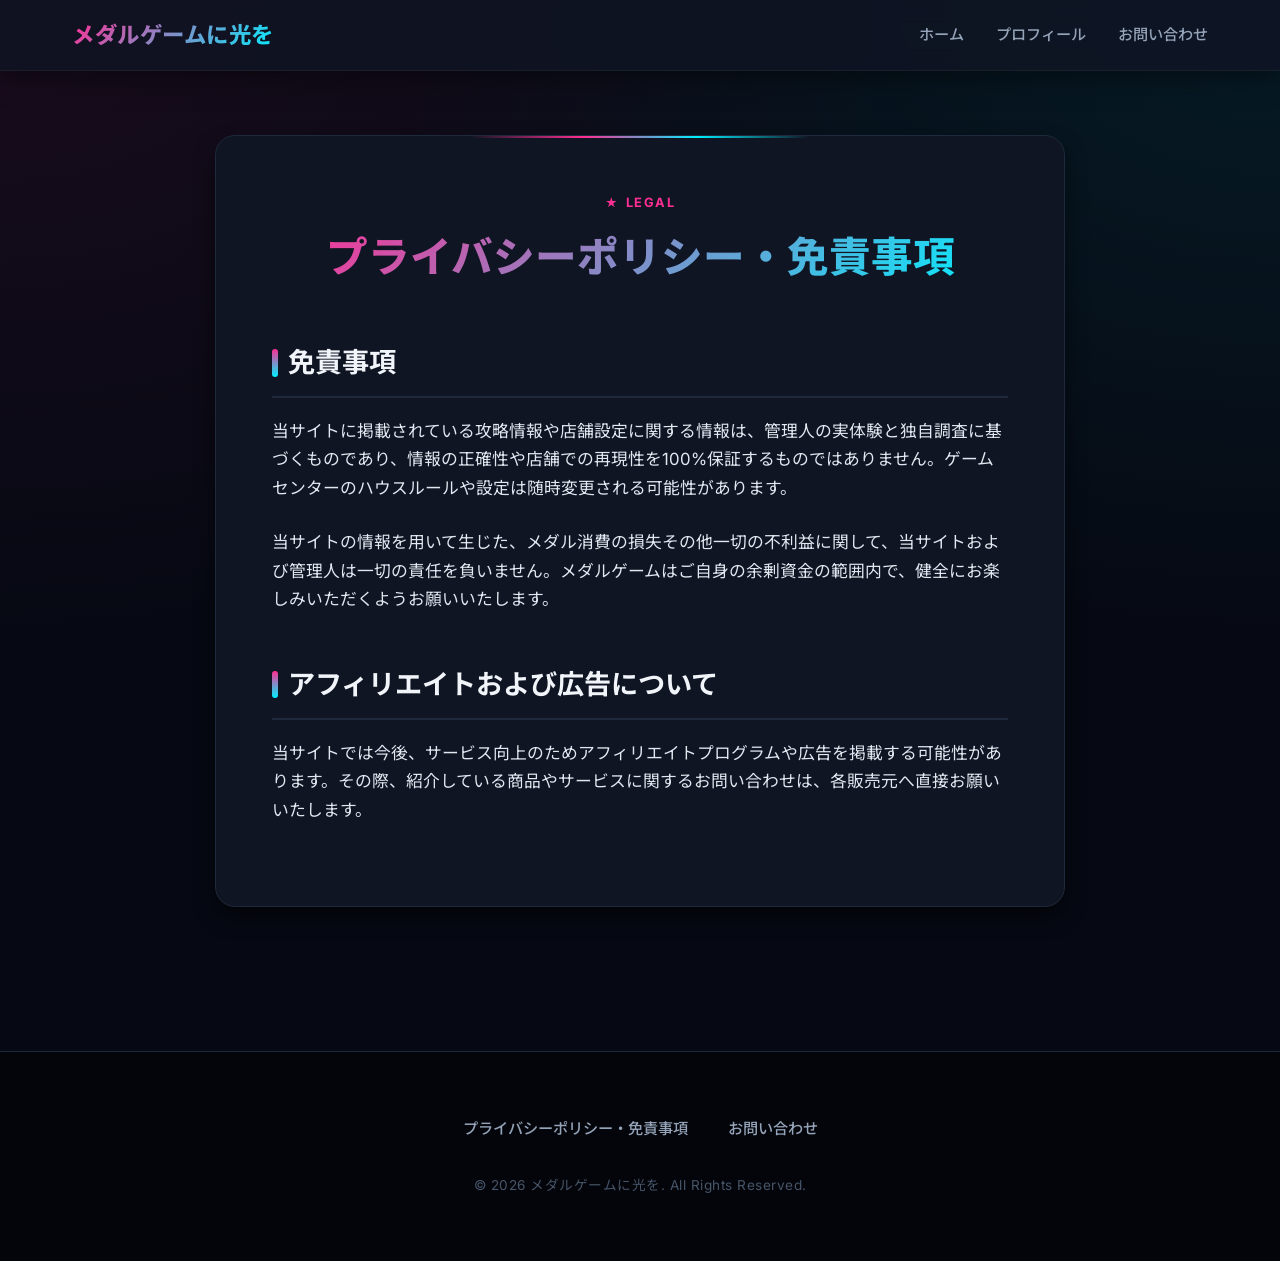
<file: privacy.html>
<!DOCTYPE html>
<html lang="ja">
<head>
    <meta charset="UTF-8">
    <meta name="viewport" content="width=device-width, initial-scale=1.0">
    <title>プライバシーポリシー | メダルゲームに光を</title>
    <meta name="description" content="北陸地方を中心に活動するスピンフィーバー大好き管理人が、無駄な投資を避け、効率的にメダルゲームを楽しむための攻略法や店舗情報をお届けします。">
    <link rel="stylesheet" href="assets/css/style.css">
</head>
<body>
    <header>
        <div class="nav-container">
            <a href="index.html" class="logo">
                <span class="neon">メダルゲームに光を</span>
            </a>
            <ul class="nav-links">
                <li><a href="index.html">ホーム</a></li>
                <li><a href="about.html">プロフィール</a></li>
                <li><a href="contact.html">お問い合わせ</a></li>
            </ul>
        </div>
    </header>

    <main class="container">
        <article class="article-content">
            <div class="article-header">
                <span class="card-category" style="justify-content: center; margin-bottom: 1rem;">LEGAL</span>
                <h1>プライバシーポリシー・免責事項</h1>
            </div>
            <h2>免責事項</h2>
            <p>当サイトに掲載されている攻略情報や店舗設定に関する情報は、管理人の実体験と独自調査に基づくものであり、情報の正確性や店舗での再現性を100%保証するものではありません。ゲームセンターのハウスルールや設定は随時変更される可能性があります。</p>
            <p>当サイトの情報を用いて生じた、メダル消費の損失その他一切の不利益に関して、当サイトおよび管理人は一切の責任を負いません。メダルゲームはご自身の余剰資金の範囲内で、健全にお楽しみいただくようお願いいたします。</p>
            <h2>アフィリエイトおよび広告について</h2>
            <p>当サイトでは今後、サービス向上のためアフィリエイトプログラムや広告を掲載する可能性があります。その際、紹介している商品やサービスに関するお問い合わせは、各販売元へ直接お願いいたします。</p>
        </article>
    </main>
    
    <footer>
        <div class="footer-links">
            <a href="privacy.html">プライバシーポリシー・免責事項</a>
            <a href="contact.html">お問い合わせ</a>
        </div>
        <p class="copyright">&copy; 2026 メダルゲームに光を. All Rights Reserved.</p>
    </footer>
</body>
</html>
</file>
<file: assets/css/style.css>
@import url('https://fonts.googleapis.com/css2?family=Inter:wght@300;400;600;700&family=Noto+Sans+JP:wght@300;400;500;700&display=swap');

:root {
  --bg-color: #060913; /* Deep Amusement Darkness */
  --surface-color: #101524; /* Sleek Tech/Amusement Cabinets */
  --surface-header: rgba(16, 21, 36, 0.85);
  --text-primary: #F1F5F9;
  --text-secondary: #94A3B8;
  
  /* Spin Fever LED Glow Palette */
  --accent-gold: #F5C453; /* Jackpot Shiny Gold */
  --accent-gold-hover: #FFE082;
  --accent-red: #FF2E93; /* Spin Fever RED RUSH Neon */
  --accent-blue: #00F0FF; /* Spin Fever BLUE RUSH Neon */
  
  --border-color: #1E293B;
  --shadow-sm: 0 4px 6px -1px rgba(0, 0, 0, 0.7);
  --shadow-md: 0 10px 25px -5px rgba(0, 0, 0, 0.8);
  --shadow-neon: 0 0 15px rgba(0, 240, 255, 0.2), 0 0 15px rgba(255, 46, 147, 0.2);
  --transition: all 0.3s cubic-bezier(0.4, 0, 0.2, 1);
}

* {
  margin: 0;
  padding: 0;
  box-sizing: border-box;
}

body {
  background-color: var(--bg-color);
  color: var(--text-primary);
  font-family: 'Inter', 'Noto Sans JP', sans-serif;
  line-height: 1.7;
  -webkit-font-smoothing: antialiased;
  background-image: 
    radial-gradient(at 0% 0%, rgba(255, 46, 147, 0.08) 0px, transparent 50%),
    radial-gradient(at 100% 0%, rgba(0, 240, 255, 0.08) 0px, transparent 50%);
  background-attachment: fixed;
}

/* Header */
header {
  background-color: var(--surface-header);
  backdrop-filter: blur(12px);
  position: sticky;
  top: 0;
  z-index: 1000;
  border-bottom: 1px solid rgba(255, 255, 255, 0.05);
  box-shadow: 0 4px 30px rgba(0, 0, 0, 0.5);
}

.nav-container {
  max-width: 1200px;
  margin: 0 auto;
  padding: 1rem 2rem;
  display: flex;
  justify-content: space-between;
  align-items: center;
}

.logo {
  font-size: 1.4rem;
  font-weight: 700;
  color: var(--text-primary);
  text-decoration: none;
  display: flex;
  align-items: center;
  gap: 0.6rem;
  letter-spacing: 0.5px;
}

.logo span.gold {
  color: var(--accent-gold);
  text-shadow: 0 0 10px rgba(245, 196, 83, 0.5);
}

.logo span.neon {
  background: linear-gradient(135deg, var(--accent-red) 0%, var(--accent-blue) 100%);
  -webkit-background-clip: text;
  -webkit-text-fill-color: transparent;
  font-weight: 800;
}

.nav-links {
  display: flex;
  gap: 2rem;
  list-style: none;
}

.nav-links a {
  color: var(--text-secondary);
  text-decoration: none;
  font-weight: 500;
  font-size: 0.95rem;
  transition: var(--transition);
  position: relative;
}

.nav-links a:hover {
  color: var(--text-primary);
}

.nav-links a::after {
  content: '';
  position: absolute;
  width: 0;
  height: 2px;
  bottom: -4px;
  left: 0;
  background: linear-gradient(90deg, var(--accent-red), var(--accent-blue));
  transition: var(--transition);
}

.nav-links a:hover::after {
  width: 100%;
}

/* Hero Section */
.hero {
  padding: 7rem 2rem;
  text-align: center;
  position: relative;
  overflow: hidden;
  border-bottom: 1px solid rgba(255, 255, 255, 0.03);
}

.hero::before {
  content: '';
  position: absolute;
  top: 50%;
  left: 50%;
  transform: translate(-50%, -50%);
  width: 300px;
  height: 300px;
  background: radial-gradient(circle, rgba(0, 240, 255, 0.15) 0%, transparent 70%);
  filter: blur(40px);
  z-index: -1;
  pointer-events: none;
}

.hero h1 {
  font-size: 3.2rem;
  font-weight: 800;
  margin-bottom: 1.5rem;
  letter-spacing: -0.5px;
  background: linear-gradient(135deg, var(--accent-red) 0%, var(--accent-blue) 100%);
  -webkit-background-clip: text;
  -webkit-text-fill-color: transparent;
  text-shadow: 0 4px 10px rgba(0,0,0,0.5);
}

.hero p {
  font-size: 1.15rem;
  color: var(--text-secondary);
  max-width: 650px;
  margin: 0 auto;
  line-height: 1.8;
}

/* Layout */
.container {
  max-width: 1200px;
  margin: 0 auto;
  padding: 4rem 2rem;
}

.grid {
  display: grid;
  grid-template-columns: repeat(auto-fill, minmax(340px, 1fr));
  gap: 2.5rem;
}

/* Article Cards */
.card {
  background-color: var(--surface-color);
  border: 1px solid var(--border-color);
  border-radius: 16px;
  overflow: hidden;
  transition: var(--transition);
  display: flex;
  flex-direction: column;
  position: relative;
  box-shadow: var(--shadow-sm);
}

.card::before {
  content: '';
  position: absolute;
  top: 0;
  left: 0;
  right: 0;
  height: 3px;
  background: linear-gradient(90deg, var(--accent-red), var(--accent-blue));
  opacity: 0;
  transition: var(--transition);
}

.card:hover {
  transform: translateY(-8px);
  box-shadow: var(--shadow-md), var(--shadow-neon);
  border-color: rgba(255, 255, 255, 0.1);
}

.card:hover::before {
  opacity: 1;
}

.card-image {
  width: 100%;
  height: 200px;
  overflow: hidden;
  position: relative;
  background: #0f172a;
}

.card-image img {
  width: 100%;
  height: 100%;
  object-fit: cover;
  transition: transform 0.5s ease;
}

.card:hover .card-image img {
  transform: scale(1.06);
}

.card-content {
  padding: 1.8rem;
  display: flex;
  flex-direction: column;
  flex-grow: 1;
}

.card-category {
  color: var(--accent-red);
  font-size: 0.8rem;
  font-weight: 700;
  text-transform: uppercase;
  letter-spacing: 1.5px;
  margin-bottom: 0.8rem;
  display: flex;
  align-items: center;
  gap: 0.4rem;
}

.card-category::before {
  content: '★';
  font-size: 0.75rem;
}

.card h2 {
  font-size: 1.3rem;
  margin-bottom: 1rem;
  color: var(--text-primary);
  line-height: 1.4;
  font-weight: 700;
}

.card p {
  color: var(--text-secondary);
  font-size: 0.95rem;
  margin-bottom: 1.8rem;
  line-height: 1.6;
  flex-grow: 1;
}

.card a {
  text-decoration: none;
  color: var(--text-primary);
}

.btn {
  display: inline-block;
  padding: 0.8rem 1.6rem;
  background: linear-gradient(135deg, rgba(255, 46, 147, 0.1) 0%, rgba(0, 240, 255, 0.1) 100%);
  color: var(--text-primary);
  border: 1px solid rgba(255, 255, 255, 0.15);
  border-radius: 8px;
  text-decoration: none;
  font-weight: 600;
  font-size: 0.95rem;
  transition: var(--transition);
  text-align: center;
  letter-spacing: 0.5px;
}

.btn:hover {
  background: linear-gradient(135deg, var(--accent-red) 0%, var(--accent-blue) 100%);
  border-color: transparent;
  color: #000;
  font-weight: 700;
  box-shadow: 0 0 15px rgba(0, 240, 255, 0.4);
}

/* Article Content Layout */
.article-header {
  text-align: center;
  max-width: 850px;
  margin: 0 auto 3.5rem;
}

.article-header h1 {
  font-size: 2.6rem;
  margin-bottom: 1.2rem;
  line-height: 1.3;
  font-weight: 800;
  background: linear-gradient(135deg, var(--accent-red) 0%, var(--accent-blue) 100%);
  -webkit-background-clip: text;
  -webkit-text-fill-color: transparent;
}

.article-meta {
  color: var(--text-secondary);
  font-size: 0.9rem;
  display: flex;
  justify-content: center;
  gap: 1.5rem;
  letter-spacing: 0.5px;
}

.article-meta span {
  display: flex;
  align-items: center;
  gap: 0.4rem;
}

.article-content {
  max-width: 850px;
  margin: 0 auto;
  background-color: var(--surface-color);
  padding: 3.5rem;
  border-radius: 20px;
  border: 1px solid var(--border-color);
  font-size: 1.05rem;
  box-shadow: var(--shadow-md);
  position: relative;
}

.article-content::after {
  content: '';
  position: absolute;
  top: 0;
  left: 50%;
  transform: translateX(-50%);
  width: 40%;
  height: 2px;
  background: linear-gradient(90deg, transparent, var(--accent-red), var(--accent-blue), transparent);
}

.eye-catch {
  width: 100%;
  max-height: 420px;
  object-fit: cover;
  border-radius: 12px;
  margin-bottom: 2.5rem;
  border: 1px solid rgba(255, 255, 255, 0.05);
}

.article-content h2 {
  font-size: 1.7rem;
  color: var(--text-primary);
  margin: 3rem 0 1.2rem;
  padding-bottom: 0.6rem;
  border-bottom: 2px solid var(--border-color);
  font-weight: 700;
  display: flex;
  align-items: center;
  gap: 0.6rem;
}

.article-content h2::before {
  content: '';
  display: inline-block;
  width: 6px;
  height: 1.7rem;
  background: linear-gradient(180deg, var(--accent-red), var(--accent-blue));
  border-radius: 3px;
}

.article-content h3 {
  font-size: 1.3rem;
  color: var(--accent-blue);
  margin: 2.2rem 0 1rem;
  font-weight: 700;
}

.article-content p {
  margin-bottom: 1.6rem;
  color: #E2E8F0;
}

.article-content ul, .article-content ol {
  margin-bottom: 1.8rem;
  padding-left: 1.8rem;
}

.article-content li {
  margin-bottom: 0.6rem;
  color: #E2E8F0;
}

.article-content strong {
  color: #FFF;
  font-weight: 700;
  background: linear-gradient(120deg, rgba(255, 46, 147, 0.15) 0%, rgba(0, 240, 255, 0.15) 100%);
  padding: 0.1rem 0.3rem;
  border-radius: 4px;
}

.article-content blockquote {
  border-left: 4px solid var(--accent-blue);
  padding: 1.2rem 1.5rem;
  margin: 2rem 0;
  color: #94A3B8;
  font-style: italic;
  background: rgba(6, 9, 19, 0.6);
  border-radius: 0 12px 12px 0;
  border: 1px solid rgba(255, 255, 255, 0.03);
  border-left-width: 4px;
}

/* Custom Table Design */
.article-content table {
  width: 100%;
  border-collapse: collapse;
  margin: 2rem 0;
  font-size: 0.95rem;
  background: rgba(6, 9, 19, 0.4);
  border-radius: 8px;
  overflow: hidden;
  border: 1px solid var(--border-color);
}

.article-content th, .article-content td {
  padding: 0.8rem 1.2rem;
  text-align: left;
}

.article-content th {
  background-color: rgba(30, 41, 59, 0.8);
  color: #FFF;
  font-weight: 600;
  border-bottom: 2px solid var(--border-color);
}

.article-content td {
  border-bottom: 1px solid var(--border-color);
  color: #E2E8F0;
}

.article-content tr:last-child td {
  border-bottom: none;
}

.article-content tr:nth-child(even) {
  background-color: rgba(255, 255, 255, 0.02);
}

/* FAQ / Q&A Box Styles */
.faq-section {
  margin: 3rem 0;
  border: 1px solid var(--border-color);
  border-radius: 12px;
  padding: 2rem;
  background-color: rgba(6, 9, 19, 0.3);
}

.faq-title {
  font-size: 1.4rem;
  color: var(--accent-red);
  margin-bottom: 1.5rem;
  font-weight: 700;
  text-align: center;
}

.faq-item {
  margin-bottom: 1.5rem;
  border-bottom: 1px dashed var(--border-color);
  padding-bottom: 1rem;
}

.faq-item:last-child {
  margin-bottom: 0;
  border-bottom: none;
  padding-bottom: 0;
}

.faq-question {
  font-weight: 700;
  color: #FFF;
  margin-bottom: 0.5rem;
  display: flex;
  align-items: flex-start;
  gap: 0.5rem;
}

.faq-question::before {
  content: 'Q';
  background: linear-gradient(135deg, var(--accent-red), var(--accent-blue));
  -webkit-background-clip: text;
  -webkit-text-fill-color: transparent;
  font-weight: 900;
  font-size: 1.2rem;
}

.faq-answer {
  color: var(--text-secondary);
  padding-left: 1.7rem;
  position: relative;
}

.faq-answer::before {
  content: 'A';
  position: absolute;
  left: 0;
  top: 0;
  color: var(--accent-blue);
  font-weight: 900;
}

/* Footer */
footer {
  background-color: #03050a;
  border-top: 1px solid var(--border-color);
  padding: 4rem 2rem;
  text-align: center;
  margin-top: 5rem;
}

.footer-links {
  display: flex;
  justify-content: center;
  gap: 2.5rem;
  margin-bottom: 2rem;
}

.footer-links a {
  color: var(--text-secondary);
  text-decoration: none;
  font-size: 0.95rem;
  transition: var(--transition);
  font-weight: 500;
}

.footer-links a:hover {
  color: var(--accent-red);
}

.copyright {
  color: #475569;
  font-size: 0.85rem;
  letter-spacing: 0.5px;
}

/* Responsive */
@media (max-width: 768px) {
  .nav-container {
    padding: 1rem;
  }
  
  .nav-links {
    gap: 1rem;
  }
  
  .nav-links a {
    font-size: 0.85rem;
  }
  
  .hero {
    padding: 5rem 1rem;
  }
  
  .hero h1 {
    font-size: 2.2rem;
  }
  
  .hero p {
    font-size: 1rem;
  }
  
  .container {
    padding: 2.5rem 1rem;
  }
  
  .grid {
    grid-template-columns: 1fr;
    gap: 2rem;
  }
  
  .article-content {
    padding: 1.8rem;
    border-radius: 12px;
  }
  
  .article-header h1 {
    font-size: 1.8rem;
  }
}
</file>
